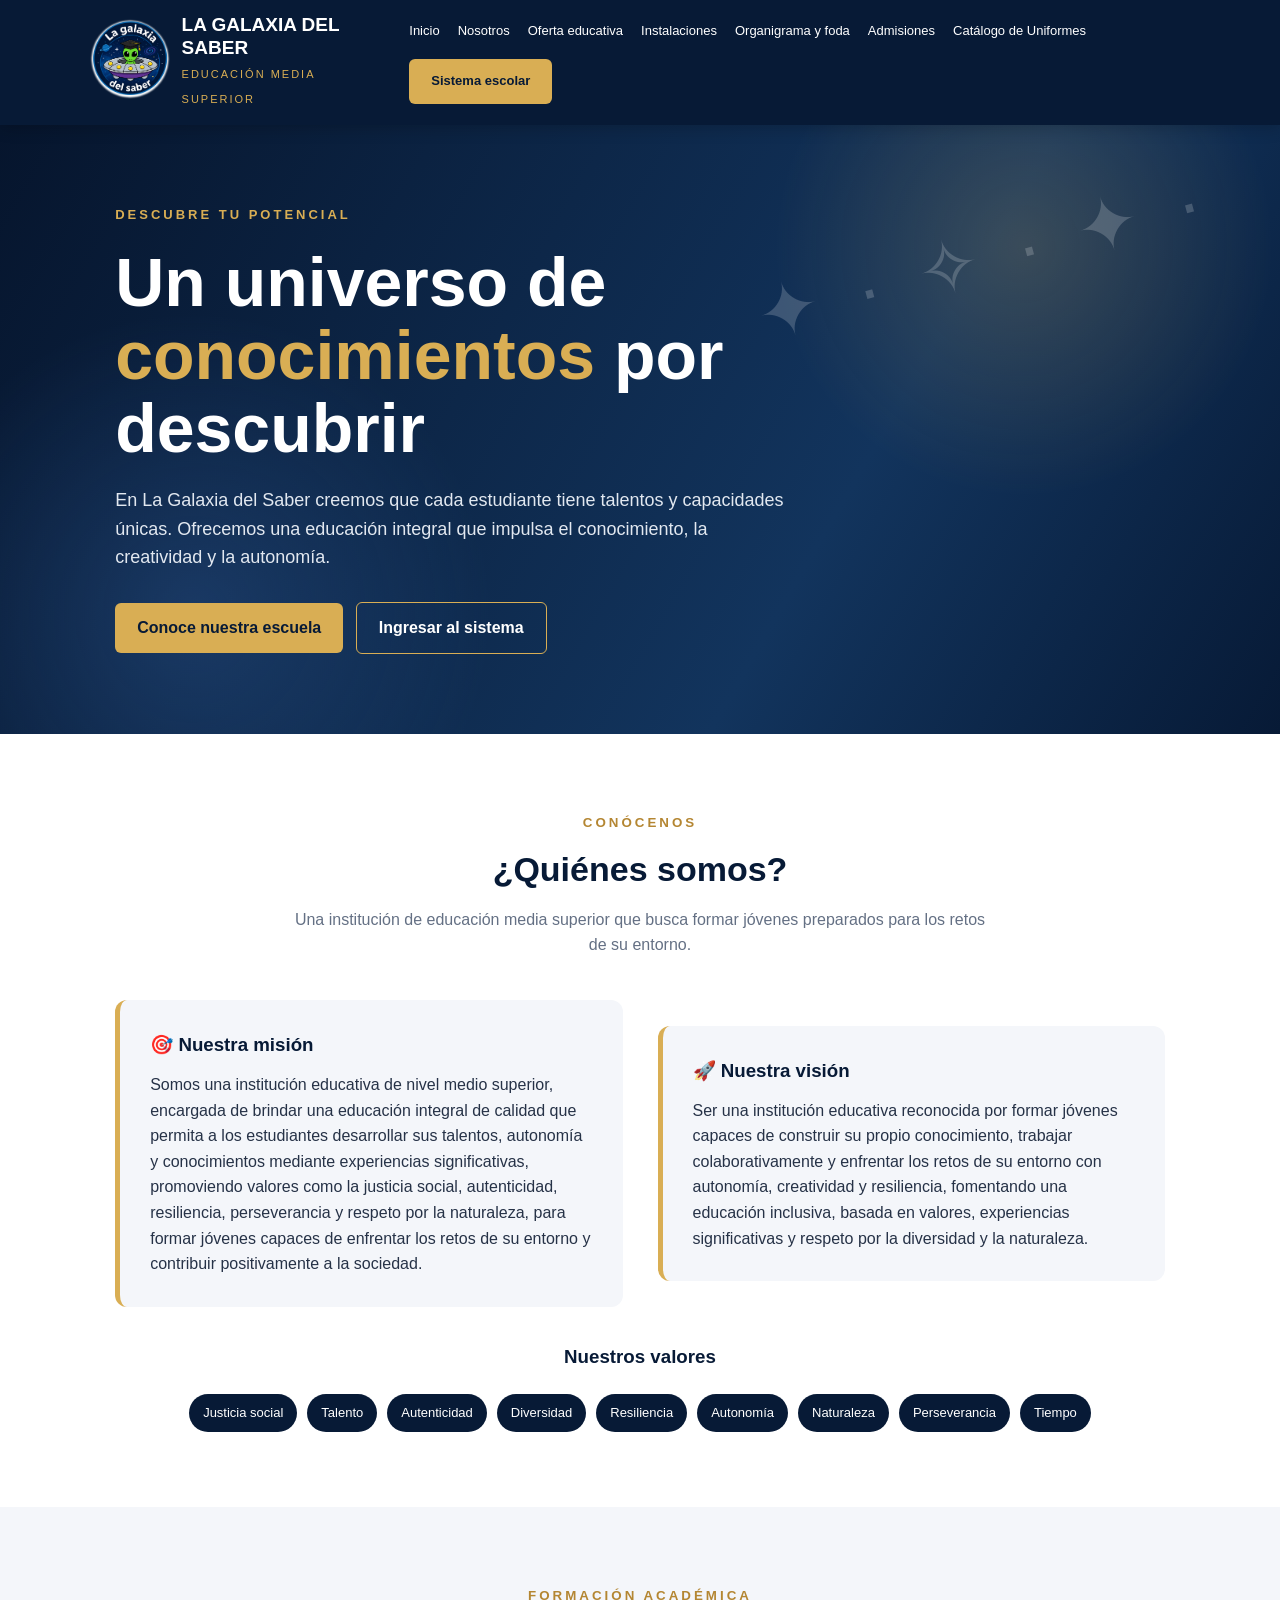
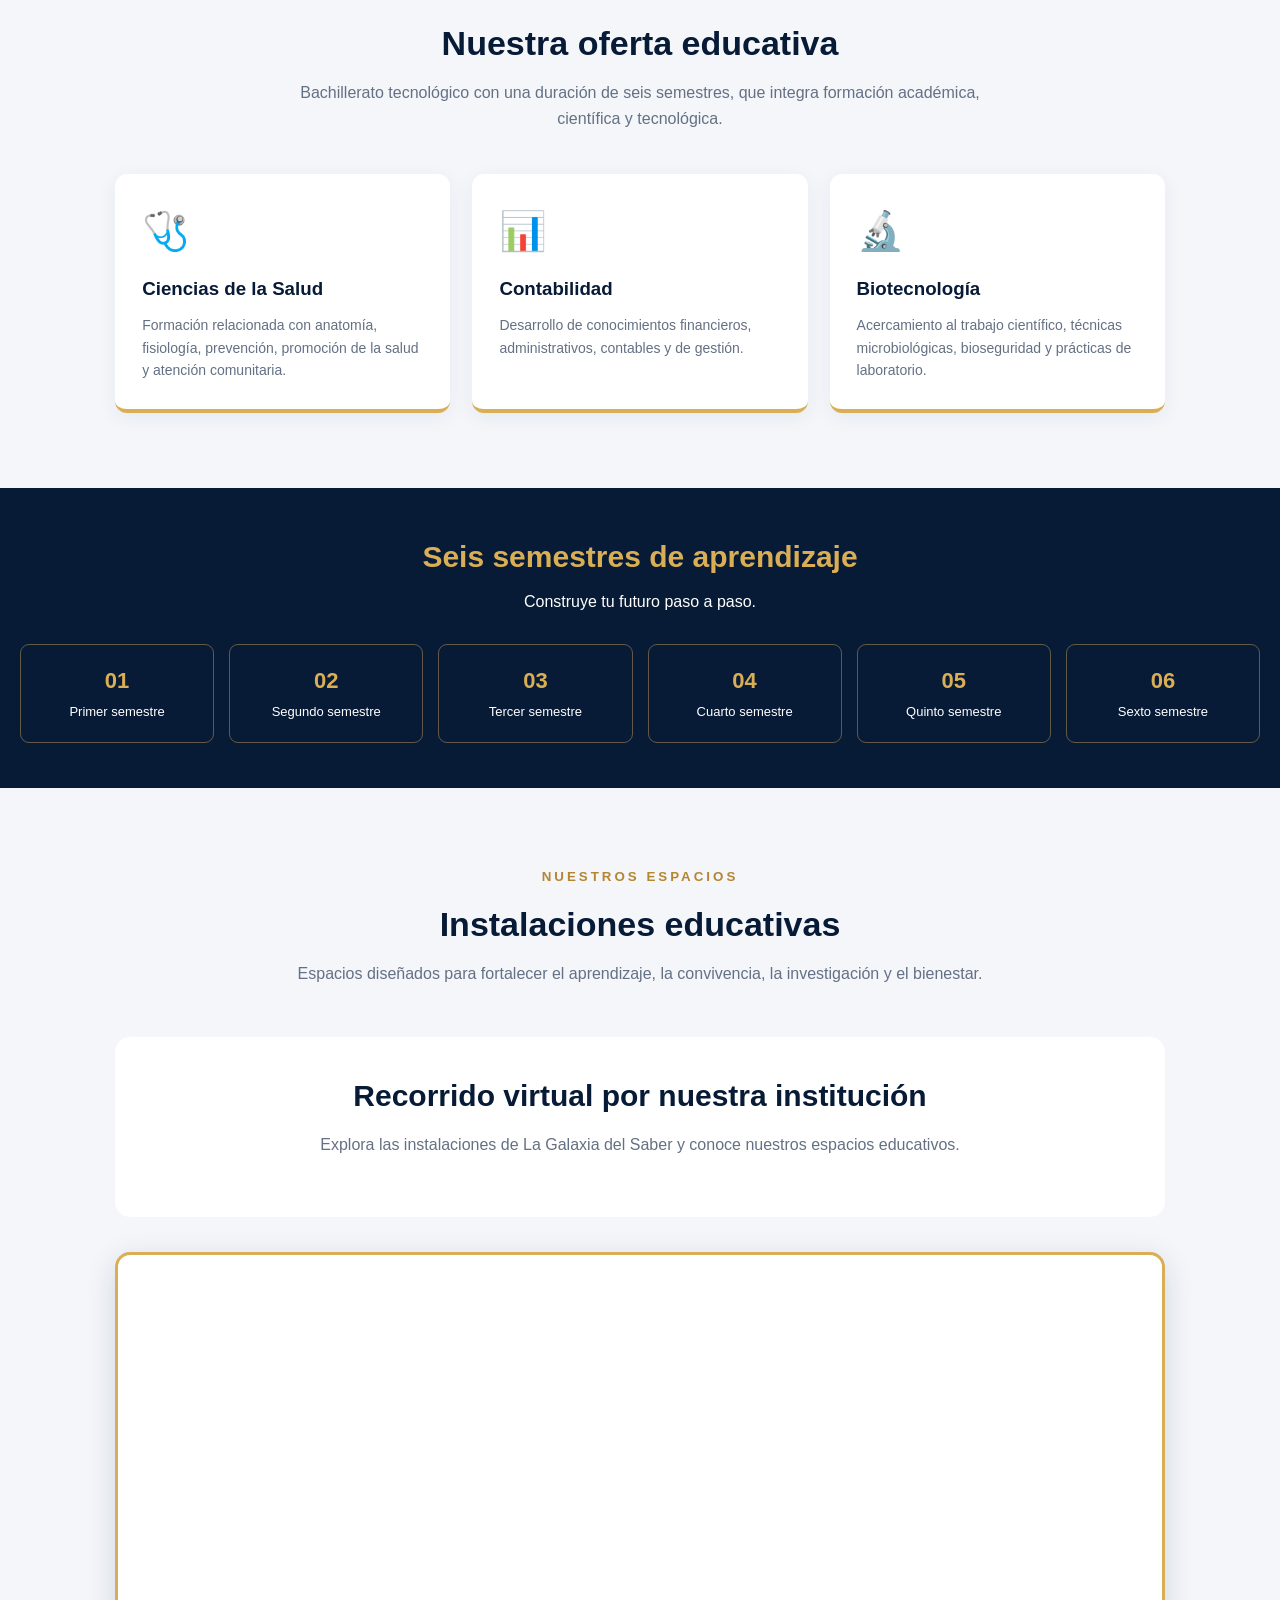
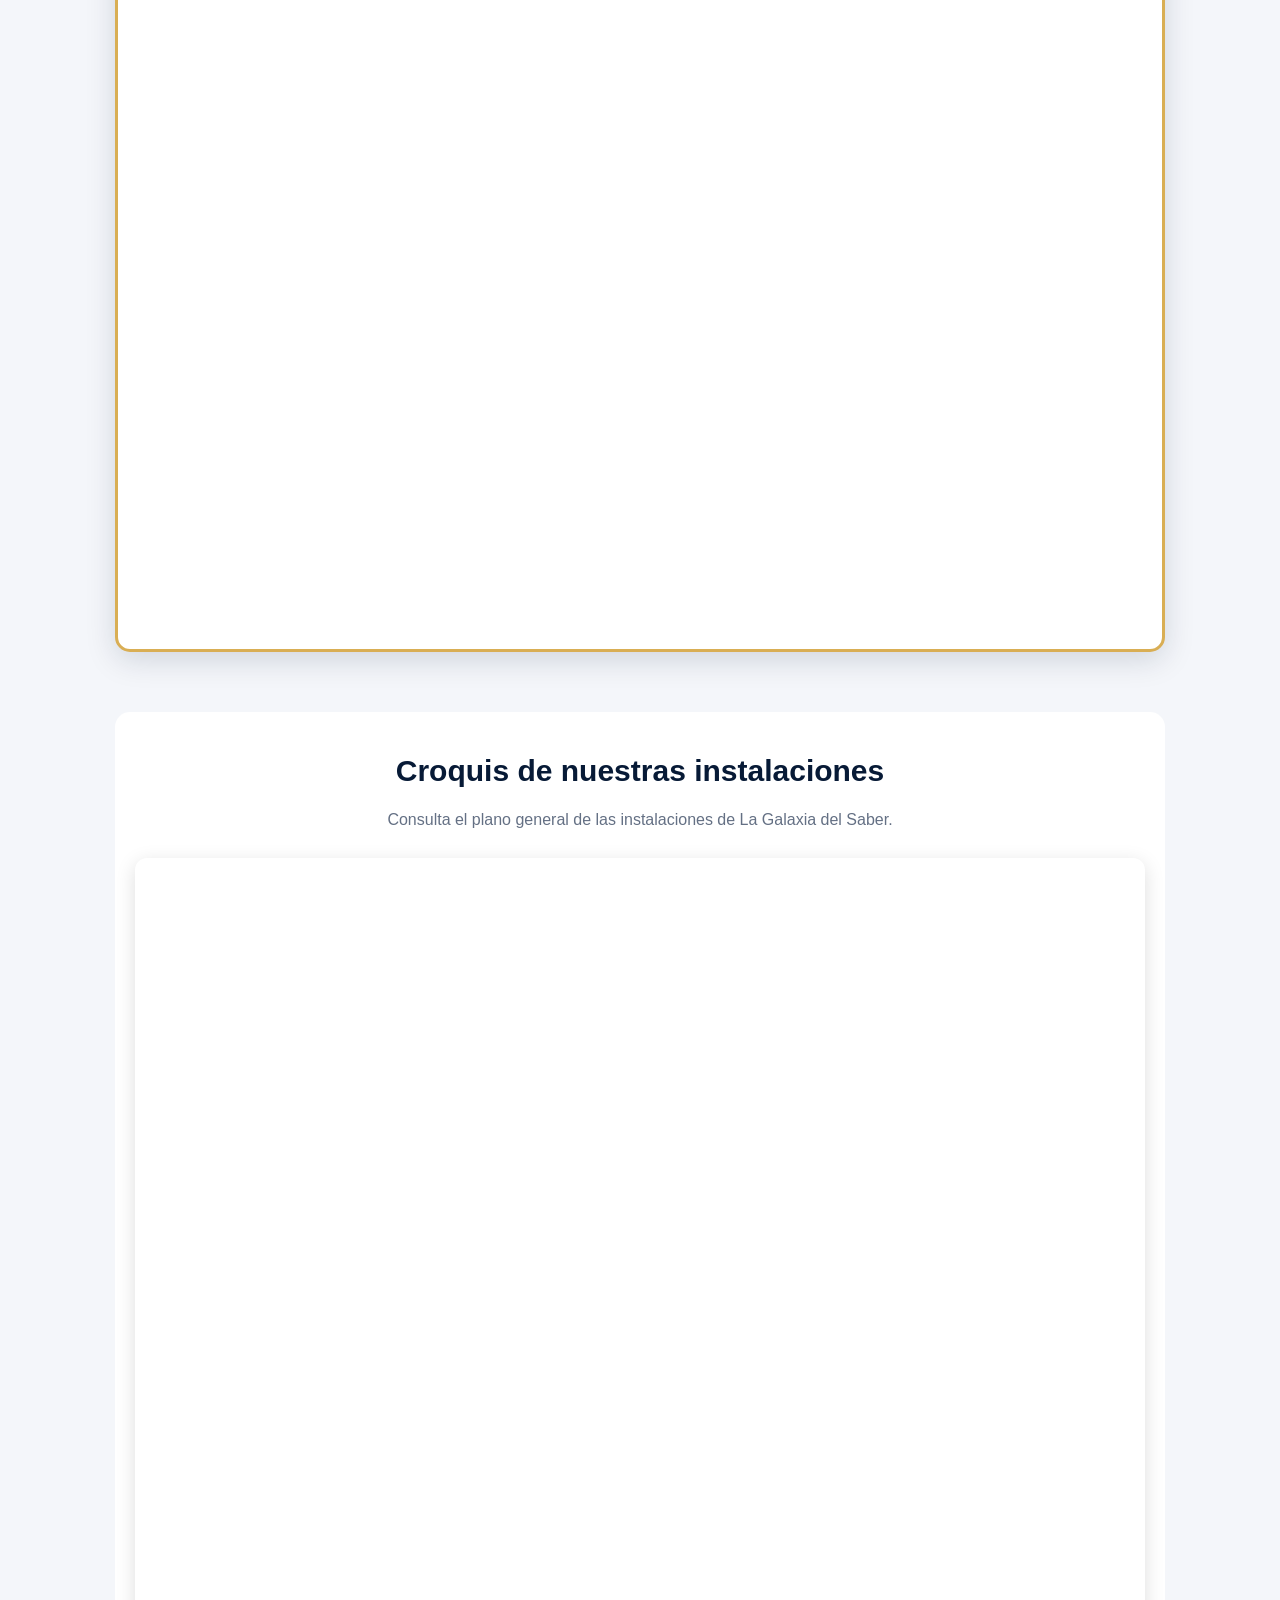
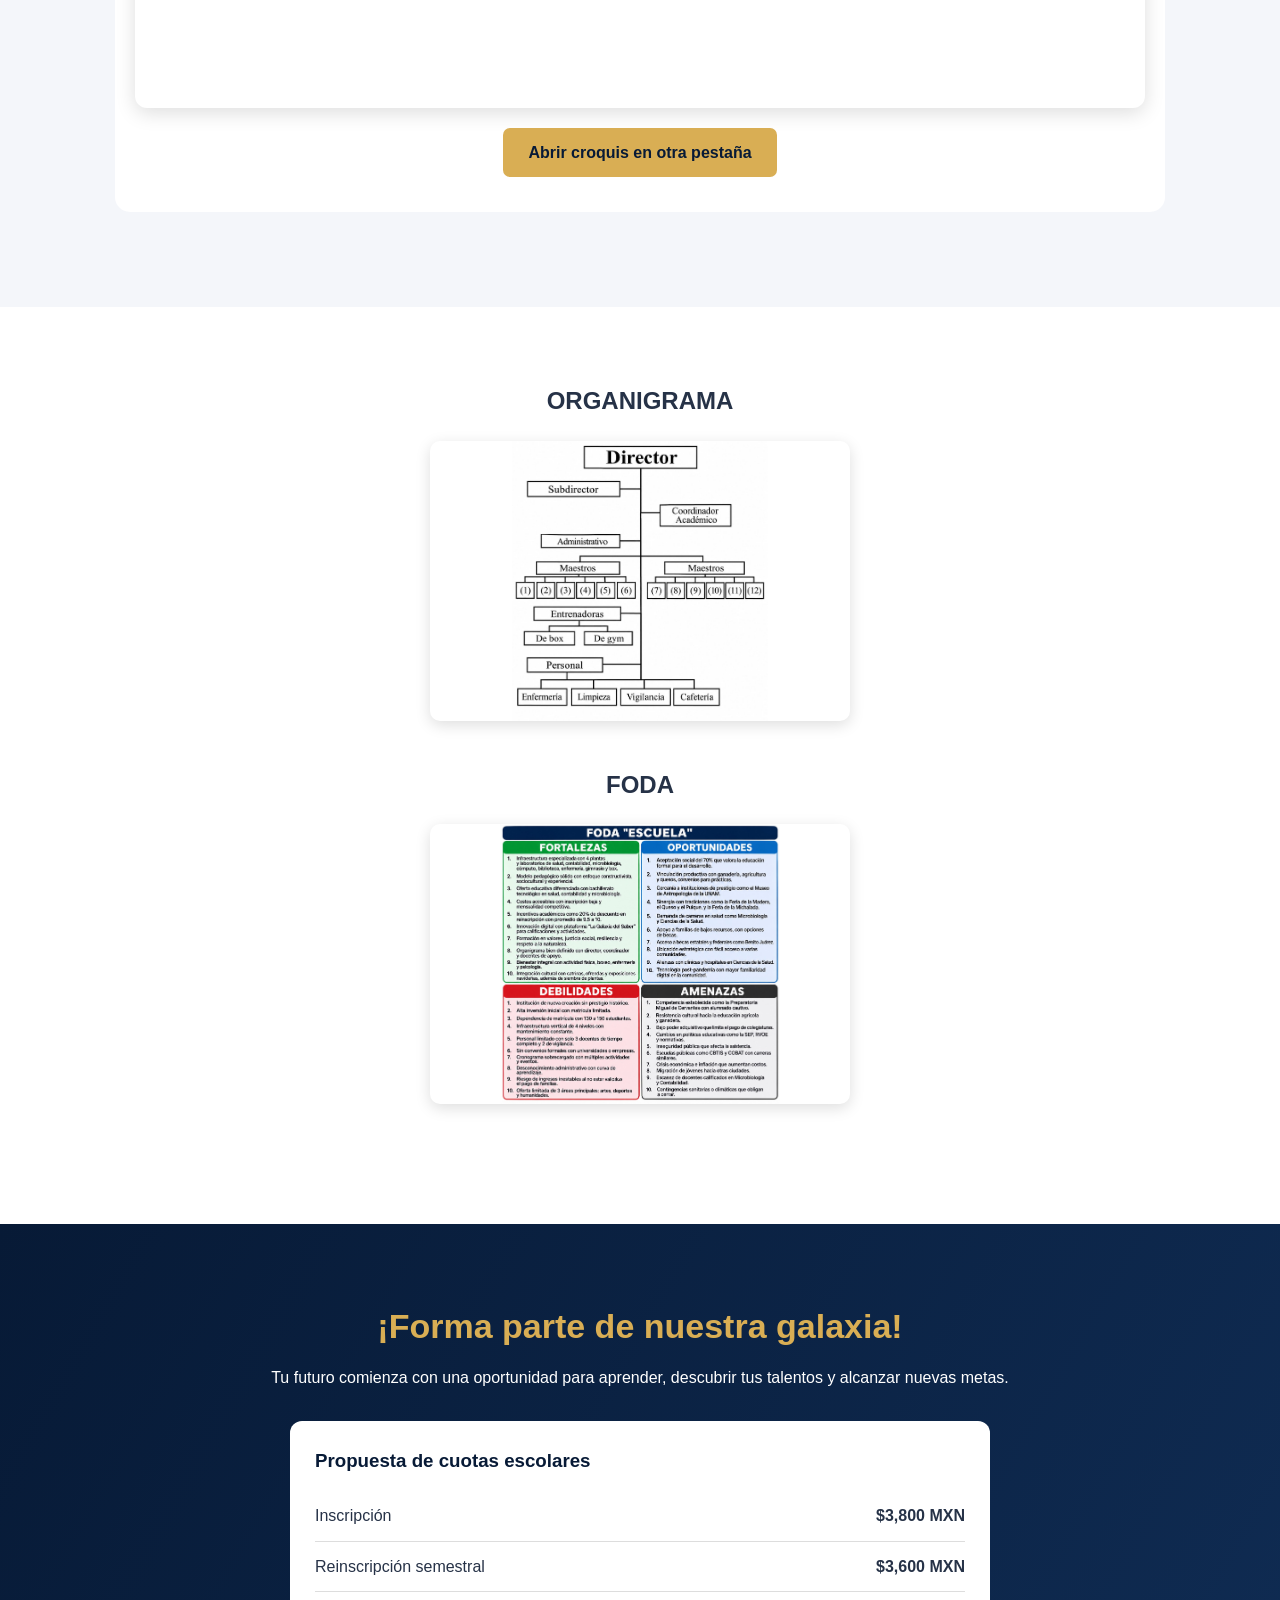
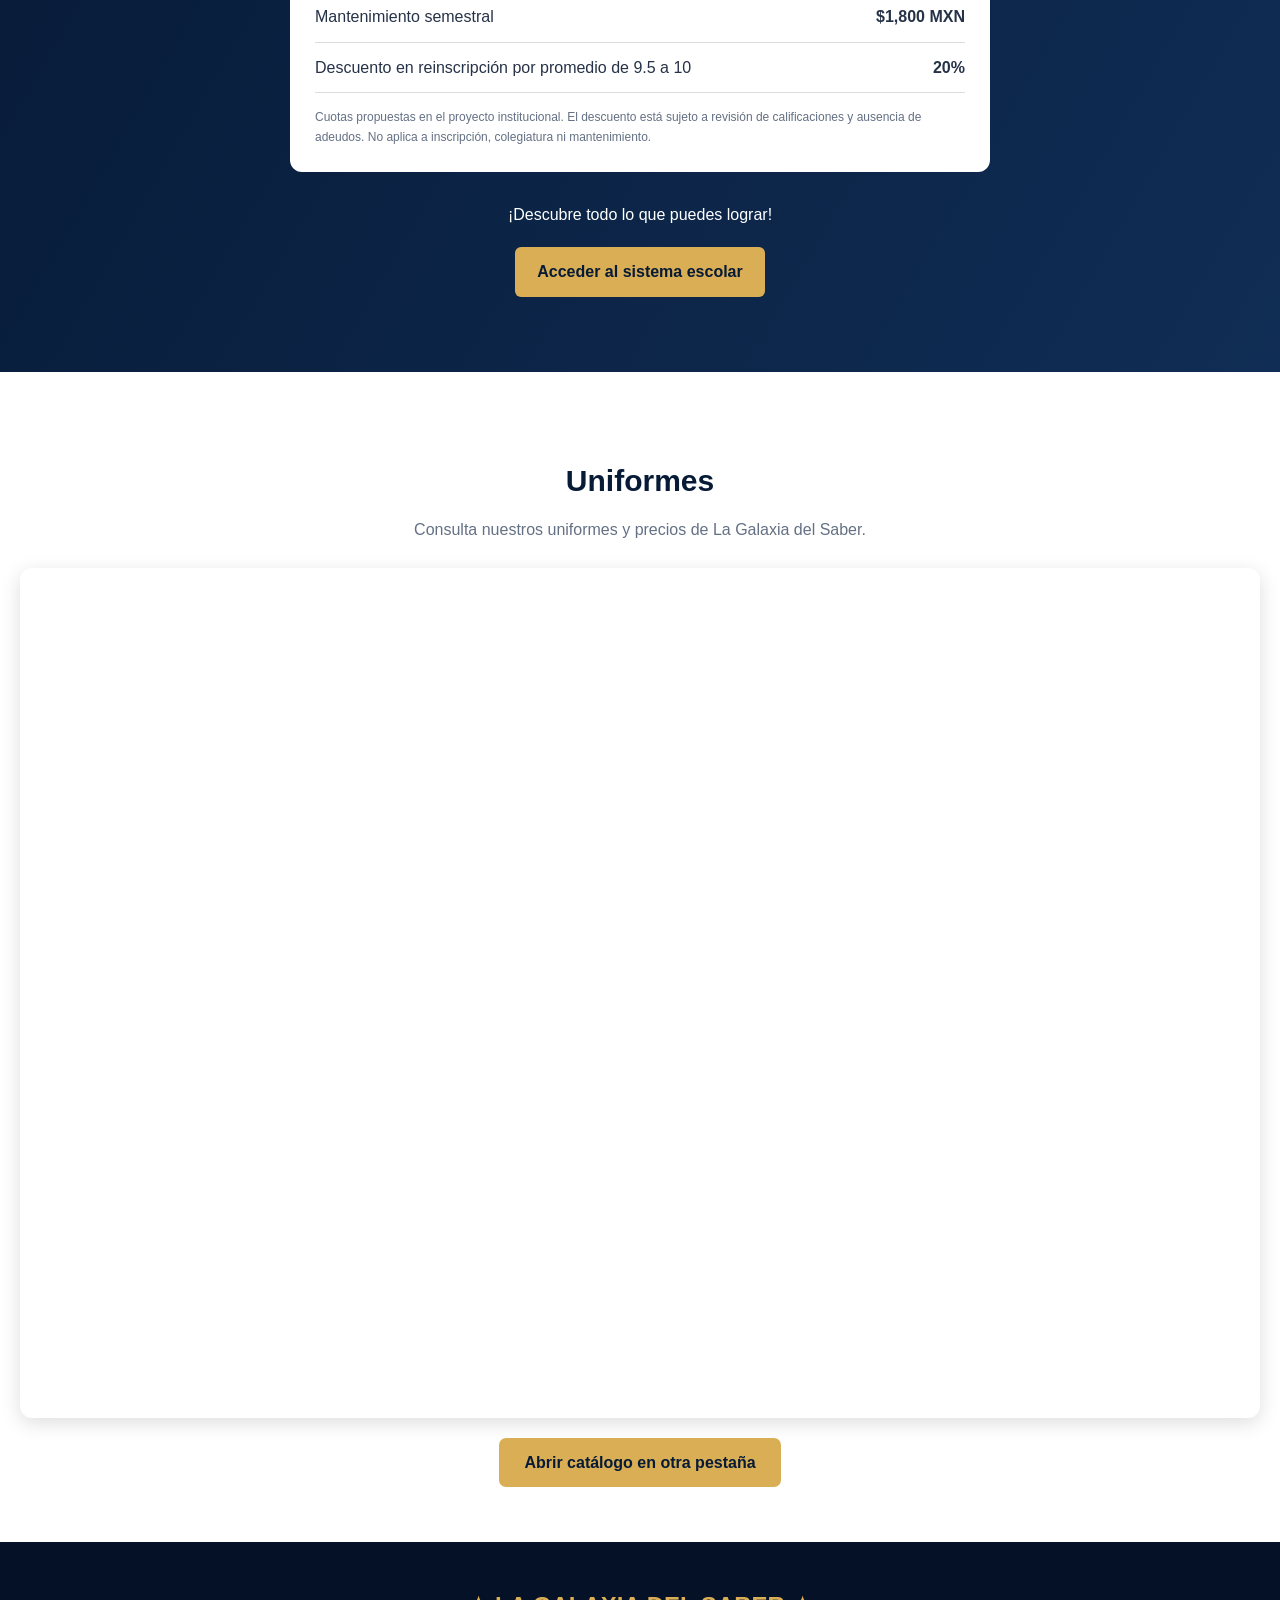
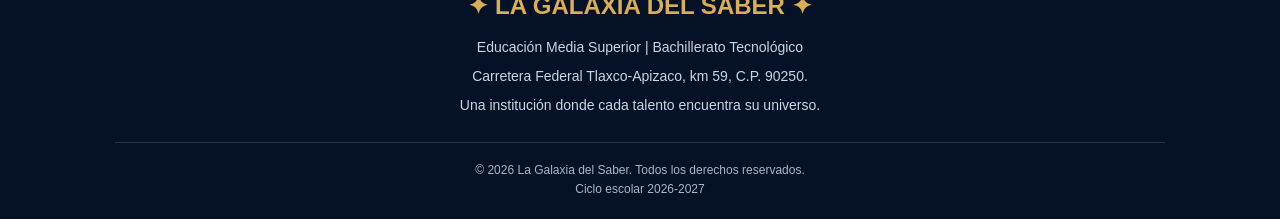
<file: index.html>
<!DOCTYPE html>
<html lang="es">
<head>
<meta charset="UTF-8">
<meta name="viewport" content="width=device-width, initial-scale=1.0">
<title>La Galaxia del Saber | Bachillerato Tecnológico</title>

<style>
:root {
    --azul: #071a36;
    --azul2: #102d55;
    --dorado: #d9ae54;
    --blanco: #ffffff;
    --gris: #f4f6fa;
    --texto: #263247;
}

* {
    margin: 0;
    padding: 0;
    box-sizing: border-box;
    scroll-behavior: smooth;
}

body {
    font-family: Arial, sans-serif;
    color: var(--texto);
    line-height: 1.6;
}

/* ENCABEZADO */
header {
    background: var(--azul);
    color: white;
    padding: 14px 7%;
    display: flex;
    align-items: center;
    justify-content: space-between;
    gap: 20px;
    position: sticky;
    top: 0;
    z-index: 100;
    box-shadow: 0 3px 15px #0003;
}

.logo {
    display: flex;
    align-items: center;
    gap: 12px;
}

.logo-icon img {
    height: 80px;
    width: auto;
    object-fit: contain;
}

.logo h2 {
    font-size: 19px;
    line-height: 1.2;
}

.logo small {
    color: var(--dorado);
    font-size: 11px;
    letter-spacing: 2px;
}

nav {
    display: flex;
    align-items: center;
    gap: 18px;
    flex-wrap: wrap;
}

nav a {
    color: white;
    text-decoration: none;
    font-size: 13px;
    transition: .3s;
}

nav a:hover {
    color: var(--dorado);
}

.btn {
    display: inline-block;
    background: var(--dorado);
    color: var(--azul);
    padding: 12px 22px;
    border-radius: 6px;
    text-decoration: none;
    font-weight: bold;
    transition: .3s;
}

.btn:hover {
    background: white;
    transform: translateY(-3px);
}

/* PORTADA */
.hero {
    min-height: 590px;
    display: flex;
    align-items: center;
    padding: 80px 9%;
    color: white;
    background:
        radial-gradient(circle at 80% 20%, #d9ae5433, transparent 22%),
        radial-gradient(circle at 15% 80%, #3566a855, transparent 25%),
        linear-gradient(120deg, #06152d, #12345d 65%, #071a36);
    position: relative;
    overflow: hidden;
}

.hero::after {
    content: "✦     ·       ✧       ·      ✦       ·";
    position: absolute;
    top: 12%;
    right: 5%;
    font-size: 75px;
    color: #ffffff30;
    letter-spacing: 10px;
    transform: rotate(-15deg);
}

.hero-content {
    max-width: 680px;
    position: relative;
    z-index: 2;
}

.hero .tag {
    color: var(--dorado);
    letter-spacing: 3px;
    font-weight: bold;
    font-size: 13px;
}

.hero h1 {
    font-size: clamp(38px, 6vw, 68px);
    line-height: 1.08;
    margin: 20px 0;
}

.hero h1 span {
    color: var(--dorado);
}

.hero p {
    font-size: 18px;
    color: #e2e8f0;
    margin-bottom: 30px;
}

/* SECCIONES GENERALES */
.section {
    padding: 75px 9%;
}

.section-title {
    text-align: center;
    margin-bottom: 42px;
}

.section-title small {
    color: #b48632;
    font-weight: bold;
    letter-spacing: 3px;
}

.section-title h2 {
    color: var(--azul);
    font-size: 34px;
    margin-top: 8px;
}

.section-title p {
    max-width: 700px;
    margin: 10px auto;
    color: #647084;
}

/* NOSOTROS */
.about {
    display: grid;
    grid-template-columns: 1fr 1fr;
    gap: 35px;
    align-items: center;
}

.about-box {
    padding: 30px;
    background: var(--gris);
    border-radius: 12px;
    border-left: 5px solid var(--dorado);
}

.about-box h3 {
    color: var(--azul);
    margin-bottom: 12px;
}

.values {
    display: flex;
    flex-wrap: wrap;
    gap: 10px;
    margin-top: 22px;
}

.value {
    background: var(--azul);
    color: white;
    padding: 9px 14px;
    border-radius: 25px;
    font-size: 13px;
}

/* OFERTA EDUCATIVA */
.careers {
    background: var(--gris);
}

.grid {
    display: grid;
    grid-template-columns: repeat(auto-fit, minmax(220px, 1fr));
    gap: 22px;
}

.card {
    background: white;
    border-radius: 12px;
    padding: 27px;
    box-shadow: 0 5px 20px #102d5510;
    transition: .3s;
    border-bottom: 4px solid var(--dorado);
}

.card:hover {
    transform: translateY(-6px);
    box-shadow: 0 12px 25px #102d5520;
}

.card .icon {
    font-size: 38px;
    margin-bottom: 13px;
}

.card h3 {
    color: var(--azul);
    margin-bottom: 10px;
}

.card p {
    color: #647084;
    font-size: 14px;
}

/* SEMESTRES */
.cycle {
    background: var(--azul);
    color: white;
    text-align: center;
    padding: 45px 20px;
}

.cycle h2 {
    font-size: 30px;
    color: var(--dorado);
}

.cycle p {
    margin-top: 8px;
}

.semesters {
    display: grid;
    grid-template-columns: repeat(auto-fit, minmax(130px, 1fr));
    gap: 15px;
    margin-top: 30px;
}

.semester {
    border: 1px solid #d9ae5470;
    border-radius: 9px;
    padding: 18px 10px;
}

.semester strong {
    color: var(--dorado);
    font-size: 22px;
    display: block;
}

.semester span {
    font-size: 13px;
}

/* INSTALACIONES */
.facilities {
    background: var(--gris);
}

.facility {
    padding: 22px;
    background: white;
    border-radius: 10px;
    text-align: center;
}

.facility span {
    font-size: 34px;
}

.facility h3 {
    color: var(--azul);
    margin-top: 8px;
    font-size: 17px;
}

/* RECORRIDO VIRTUAL */
.visor-pagina {
    width: 100%;
    max-width: 1800px;
    height: 1000px;
    margin: 35px auto 60px;
    overflow: hidden;
    background: white;
    border: 3px solid var(--dorado);
    border-radius: 15px;
    box-shadow: 0 8px 30px #071a3625;
}

.visor-pagina iframe {
    display: block;
    width: 100%;
    height: 100%;
    border: none;
}

/* CROQUIS PDF */
.documentos {
    width: 100%;
    max-width: 1400px;
    margin: 50px auto 20px;
    padding: 35px 20px;
    text-align: center;
    background: white;
    border-radius: 15px;
}

.documentos h2 {
    color: var(--azul);
    font-size: 30px;
    margin-bottom: 12px;
}

.documentos p {
    color: #647084;
    margin-bottom: 25px;
}

.visor-pdf {
    width: 100%;
    height: 850px;
    overflow: hidden;
    border-radius: 12px;
    box-shadow: 0 5px 20px #0002;
}

.visor-pdf iframe {
    width: 100%;
    height: 100%;
    border: none;
}

.btn-pdf {
    display: inline-block;
    margin-top: 20px;
    padding: 12px 25px;
    background: var(--dorado);
    color: var(--azul);
    text-decoration: none;
    font-weight: bold;
    border-radius: 7px;
}

/* ACTIVIDADES */
.events {
    display: grid;
    grid-template-columns: repeat(auto-fit, minmax(220px, 1fr));
    gap: 18px;
}

.event {
    padding: 20px;
    border-left: 4px solid var(--dorado);
    background: var(--gris);
    border-radius: 8px;
}

.event strong {
    color: #a47725;
    font-size: 13px;
}

.event h3 {
    color: var(--azul);
    margin: 7px 0;
    font-size: 17px;
}

/* ADMISIONES */
.admissions {
    background: linear-gradient(120deg, var(--azul), var(--azul2));
    color: white;
    text-align: center;
}

.admissions h2 {
    color: var(--dorado);
    font-size: 34px;
    margin-bottom: 12px;
}

.fees {
    max-width: 700px;
    margin: 30px auto;
    background: white;
    color: var(--texto);
    border-radius: 12px;
    padding: 25px;
    text-align: left;
}

.fee-row {
    display: flex;
    justify-content: space-between;
    gap: 15px;
    padding: 12px 0;
    border-bottom: 1px solid #ddd;
}

.fee-row:last-child {
    border-bottom: none;
}

/* PIE DE PÁGINA */
footer {
    background: #041126;
    color: white;
    padding: 45px 9% 20px;
    text-align: center;
}

footer h2 {
    color: var(--dorado);
    margin-bottom: 10px;
}

footer p {
    color: #cbd5e1;
    font-size: 14px;
    margin: 7px;
}

.footer-bottom {
    border-top: 1px solid #ffffff25;
    margin-top: 25px;
    padding-top: 18px;
    font-size: 12px;
    color: #aab5c5;
}

/* IMÁGENES DE ORGANIGRAMA Y FODA */
#actividades .imagen-documento {
    width: 100%;
    display: flex;
    justify-content: center;
    align-items: center;
    margin: 20px auto 45px;
}

#actividades .imagen-documento img {
    display: block;
    width: 420px;
    max-width: 90%;
    height: auto;
    max-height: 280px;
    object-fit: contain;
    border-radius: 10px;
    box-shadow: 0 4px 15px #0002;
}

/* TABLETAS */
@media(max-width: 850px) {
    header {
        flex-direction: column;
    }

    nav {
        justify-content: center;
    }

    .about {
        grid-template-columns: 1fr;
    }

    .hero {
        padding: 70px 7%;
    }
}

/* CELULARES */
@media(max-width: 768px) {
    .visor-pagina {
        height: 750px;
        border-radius: 8px;
    }

    .visor-pdf {
        height: 600px;
    }

    .documentos h2 {
        font-size: 23px;
    }
}

@media(max-width: 520px) {
    nav {
        gap: 12px;
    }

    nav a {
        font-size: 12px;
    }

    .section {
        padding: 55px 6%;
    }

    .fee-row {
        font-size: 13px;
    }

    .logo-icon img {
        height: 60px;
    }

    .hero h1 {
        font-size: 40px;
    }

    .visor-pagina {
        height: 650px;
    }

    .visor-pdf {
        height: 450px;
    }

}
</style>
</head>

<body>

<!-- ENCABEZADO -->
<header>
    <div class="logo">
        <div class="logo-icon">
            <img src="logo.png" alt="Logo de La Galaxia del Saber">
        </div>
        <div>
            <h2>LA GALAXIA DEL SABER</h2>
            <small>EDUCACIÓN MEDIA SUPERIOR</small>
        </div>
    </div>

    <nav>
        <a href="#inicio">Inicio</a>
        <a href="#nosotros">Nosotros</a>
        <a href="#oferta">Oferta educativa</a>
        <a href="#instalaciones">Instalaciones</a>
        <a href="#actividades">Organigrama y foda</a>
        <a href="#admisiones">Admisiones</a>
        <a href="#uniformes">Catálogo de Uniformes</a>
        <a class="btn" href="SISTEMA.html">Sistema escolar</a>
    </nav>
</header>

<!-- INICIO -->
<section class="hero" id="inicio">
    <div class="hero-content">
        <div class="tag">DESCUBRE TU POTENCIAL</div>

        <h1>
            Un universo de
            <span>conocimientos</span>
            por descubrir
        </h1>

        <p>
            En La Galaxia del Saber creemos que cada estudiante
            tiene talentos y capacidades únicas. Ofrecemos una
            educación integral que impulsa el conocimiento,
            la creatividad y la autonomía.
        </p>

        <a href="#oferta" class="btn">Conoce nuestra escuela</a>

        <a href="SISTEMA.html" class="btn"
           style="background:transparent;color:white;border:1px solid #d9ae54;margin-left:8px">
           Ingresar al sistema
        </a>
    </div>
</section>

<!-- NOSOTROS -->
<section class="section" id="nosotros">
    <div class="section-title">
        <small>CONÓCENOS</small>
        <h2>¿Quiénes somos?</h2>
        <p>
            Una institución de educación media superior que busca
            formar jóvenes preparados para los retos de su entorno.
        </p>
    </div>

    <div class="about">
        <div class="about-box">
            <h3>🎯 Nuestra misión</h3>
            <p>
                Somos una institución educativa de nivel medio superior,
                encargada de brindar una educación integral de calidad
                que permita a los estudiantes desarrollar sus talentos,
                autonomía y conocimientos mediante experiencias
                significativas, promoviendo valores como la justicia
                social, autenticidad, resiliencia, perseverancia y
                respeto por la naturaleza, para formar jóvenes capaces
                de enfrentar los retos de su entorno y contribuir
                positivamente a la sociedad.
            </p>
        </div>

        <div class="about-box">
            <h3>🚀 Nuestra visión</h3>
            <p>
                Ser una institución educativa reconocida por formar
                jóvenes capaces de construir su propio conocimiento,
                trabajar colaborativamente y enfrentar los retos de
                su entorno con autonomía, creatividad y resiliencia,
                fomentando una educación inclusiva, basada en valores,
                experiencias significativas y respeto por la diversidad
                y la naturaleza.
            </p>
        </div>
    </div>

    <div style="text-align:center;margin-top:35px">
        <h3 style="color:#071a36">Nuestros valores</h3>

        <div class="values" style="justify-content:center">
            <span class="value">Justicia social</span>
            <span class="value">Talento</span>
            <span class="value">Autenticidad</span>
            <span class="value">Diversidad</span>
            <span class="value">Resiliencia</span>
            <span class="value">Autonomía</span>
            <span class="value">Naturaleza</span>
            <span class="value">Perseverancia</span>
            <span class="value">Tiempo</span>
        </div>
    </div>
</section>

<!-- OFERTA EDUCATIVA -->
<section class="section careers" id="oferta">
    <div class="section-title">
        <small>FORMACIÓN ACADÉMICA</small>
        <h2>Nuestra oferta educativa</h2>
        <p>
            Bachillerato tecnológico con una duración de seis semestres,
            que integra formación académica, científica y tecnológica.
        </p>
    </div>

    <div class="grid">
        <div class="card">
            <div class="icon">🩺</div>
            <h3>Ciencias de la Salud</h3>
            <p>
                Formación relacionada con anatomía, fisiología,
                prevención, promoción de la salud y atención comunitaria.
            </p>
        </div>

        <div class="card">
            <div class="icon">📊</div>
            <h3>Contabilidad</h3>
            <p>
                Desarrollo de conocimientos financieros,
                administrativos, contables y de gestión.
            </p>
        </div>

        <div class="card">
            <div class="icon">🔬</div>
            <h3>Biotecnología</h3>
            <p>
                Acercamiento al trabajo científico, técnicas
                microbiológicas, bioseguridad y prácticas de laboratorio.
            </p>
        </div>
    </div>
</section>

<!-- SEMESTRES -->
<section class="cycle">
    <h2>Seis semestres de aprendizaje</h2>
    <p>Construye tu futuro paso a paso.</p>

    <div class="semesters">
        <div class="semester"><strong>01</strong><span>Primer semestre</span></div>
        <div class="semester"><strong>02</strong><span>Segundo semestre</span></div>
        <div class="semester"><strong>03</strong><span>Tercer semestre</span></div>
        <div class="semester"><strong>04</strong><span>Cuarto semestre</span></div>
        <div class="semester"><strong>05</strong><span>Quinto semestre</span></div>
        <div class="semester"><strong>06</strong><span>Sexto semestre</span></div>
    </div>
</section>

<!-- INSTALACIONES -->
<section class="section facilities" id="instalaciones">

    <div class="section-title">
        <small>NUESTROS ESPACIOS</small>
        <h2>Instalaciones educativas</h2>
        <p>
            Espacios diseñados para fortalecer el aprendizaje,
            la convivencia, la investigación y el bienestar.
        </p>
    </div>

    <!-- RECORRIDO VIRTUAL -->
    <div class="documentos">
        <h2>Recorrido virtual por nuestra institución</h2>
        <p>
            Explora las instalaciones de La Galaxia del Saber
            y conoce nuestros espacios educativos.
        </p>
    </div>

    <div class="visor-pagina">
        <iframe
            src="https://juanmunoz203uatx-bit.github.io/La-galaxia-del-saber-plane-arquitect/"
            title="Recorrido virtual de La Galaxia del Saber"
            loading="lazy"
            allowfullscreen>
        </iframe>
    </div>

    <!-- CROQUIS PDF -->
    <div class="documentos" id="documentos">
        <h2>Croquis de nuestras instalaciones</h2>
        <p>
            Consulta el plano general de las instalaciones
            de La Galaxia del Saber.
        </p>

        <div class="visor-pdf">
            <iframe
                src="escuela__la_galaxia_del_saber_ (7).pdf"
                title="Croquis de La Galaxia del Saber">
            </iframe>
        </div>

        <a href="escuela__la_galaxia_del_saber_ (7).pdf" target="_blank" class="btn-pdf">
            Abrir croquis en otra pestaña
        </a>
    </div>

</section>

<!-- VIDA ESTUDIANTIL -->
<section class="section" id="actividades">

    <div class="section-title">

        <h1>ORGANIGRAMA</h1>

        <div class="imagen-documento">
            <img src="OR.jpeg" alt="Organigrama institucional">
        </div>

        <h1>FODA</h1>

        <div class="imagen-documento">
            <img src="FODA.jpeg" alt="Análisis FODA">
        </div>

    </div>

</section>
    

<!-- ADMISIONES -->
<section class="section admissions" id="admisiones">
    <h2>¡Forma parte de nuestra galaxia!</h2>

    <p>
        Tu futuro comienza con una oportunidad para aprender,
        descubrir tus talentos y alcanzar nuevas metas.
    </p>

    <div class="fees">
        <h3 style="color:#071a36;margin-bottom:15px">
            Propuesta de cuotas escolares
        </h3>

        <div class="fee-row">
            <span>Inscripción</span>
            <strong>$3,800 MXN</strong>
        </div>

        <div class="fee-row">
            <span>Reinscripción semestral</span>
            <strong>$3,600 MXN</strong>
        </div>

        <div class="fee-row">
            <span>Mantenimiento semestral</span>
            <strong>$1,800 MXN</strong>
        </div>

        <div class="fee-row">
            <span>Descuento en reinscripción por promedio de 9.5 a 10</span>
            <strong>20%</strong>
        </div>

        <p style="font-size:12px;color:#647084;margin-top:15px">
            Cuotas propuestas en el proyecto institucional.
            El descuento está sujeto a revisión de calificaciones
            y ausencia de adeudos. No aplica a inscripción,
            colegiatura ni mantenimiento.
        </p>
    </div>

    <p>¡Descubre todo lo que puedes lograr!</p>

    <a href="SISTEMA.html" class="btn" style="margin-top:20px">
        Acceder al sistema escolar
    </a>
</section>
    
    <!-- UNIFORMES -->

<div class="documentos" id="uniformes">
        <h2>Uniformes</h2>
        <p>
            Consulta nuestros uniformes y precios de La Galaxia del Saber.
        </p>

        <div class="visor-pdf">
            <iframe
                src="uniformes.pdf"
                title="Croquis de La Galaxia del Saber">
            </iframe>
        </div>

        <a href="uniformes.pdf" target="_blank" class="btn-pdf">
            Abrir catálogo en otra pestaña
        </a>
    </div>

<!-- PIE DE PÁGINA -->
<footer>
    <h2>✦ LA GALAXIA DEL SABER ✦</h2>

    <p>Educación Media Superior | Bachillerato Tecnológico</p>
    <p>Carretera Federal Tlaxco-Apizaco, km 59, C.P. 90250.</p>
    <p>Una institución donde cada talento encuentra su universo.</p>

    <div class="footer-bottom">
        © 2026 La Galaxia del Saber. Todos los derechos reservados.
        <br>
        Ciclo escolar 2026-2027
    </div>
</footer>

</body>
</html>
</file>
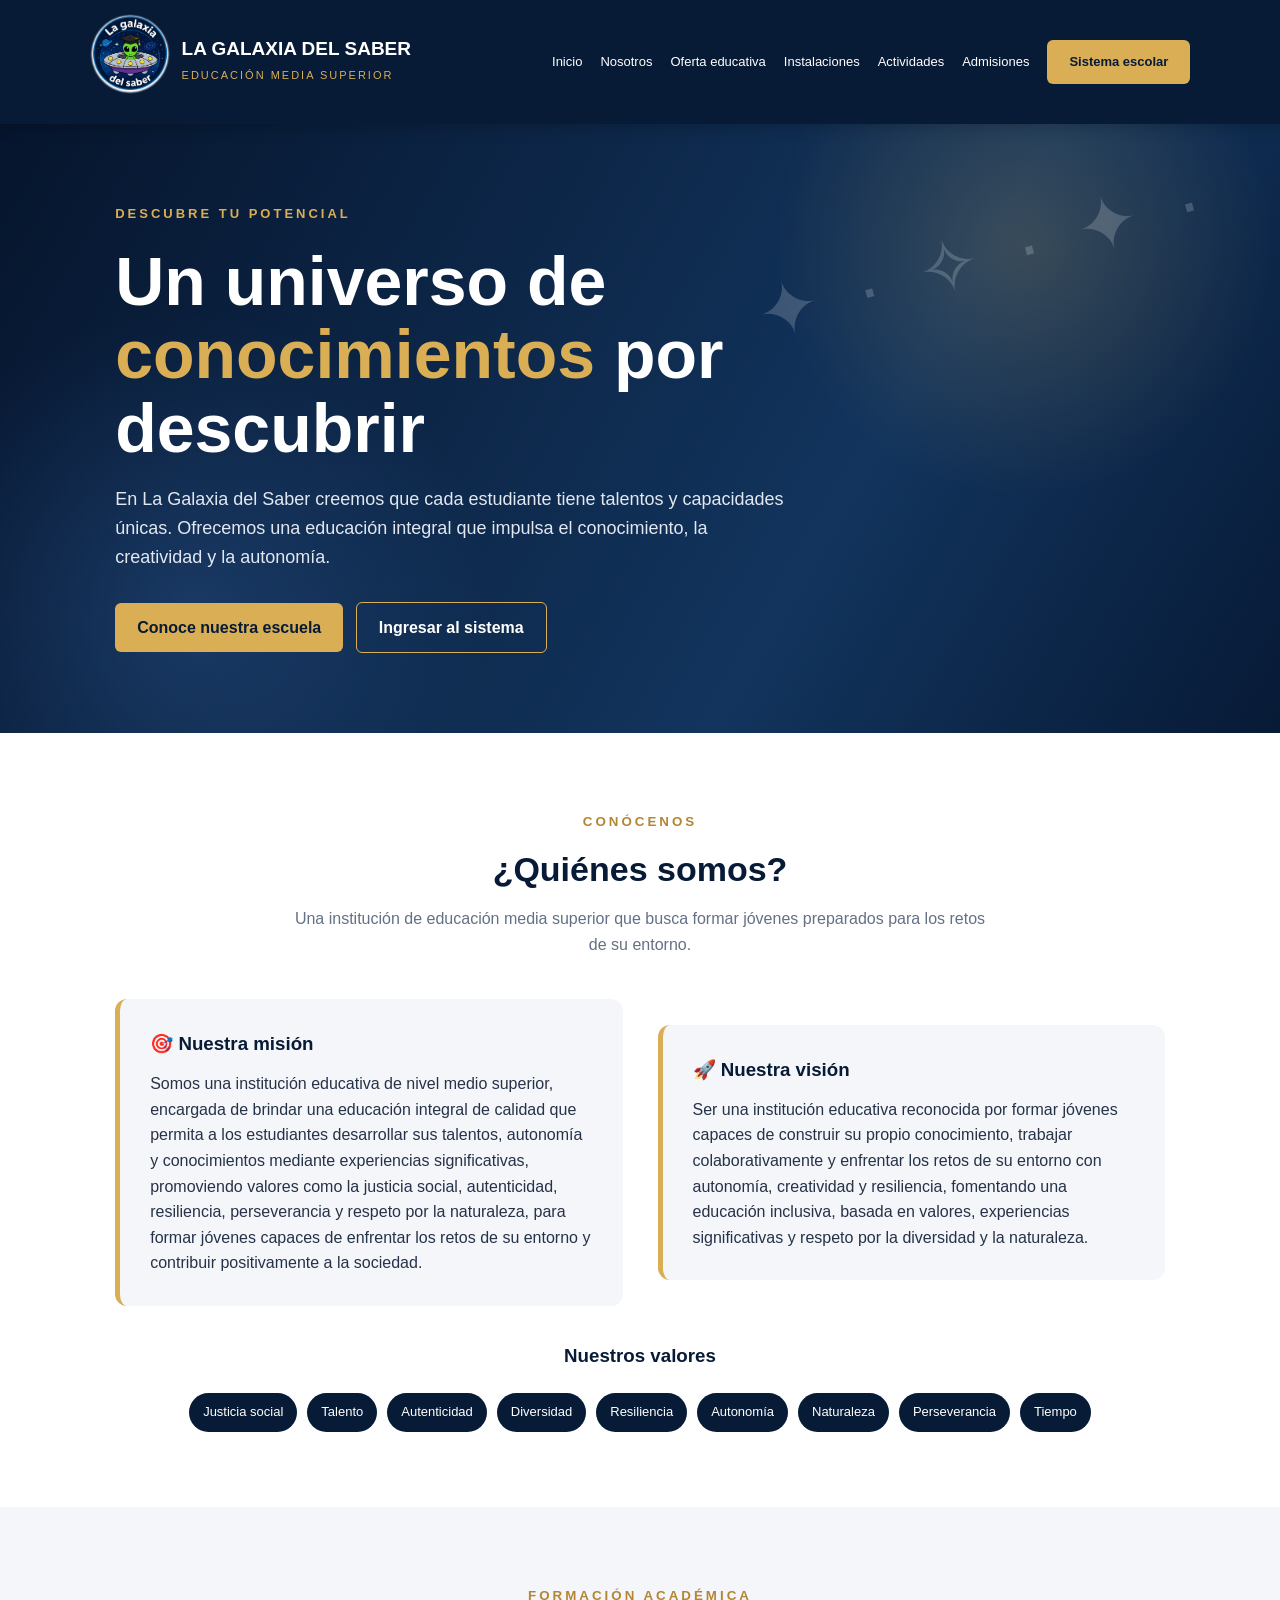
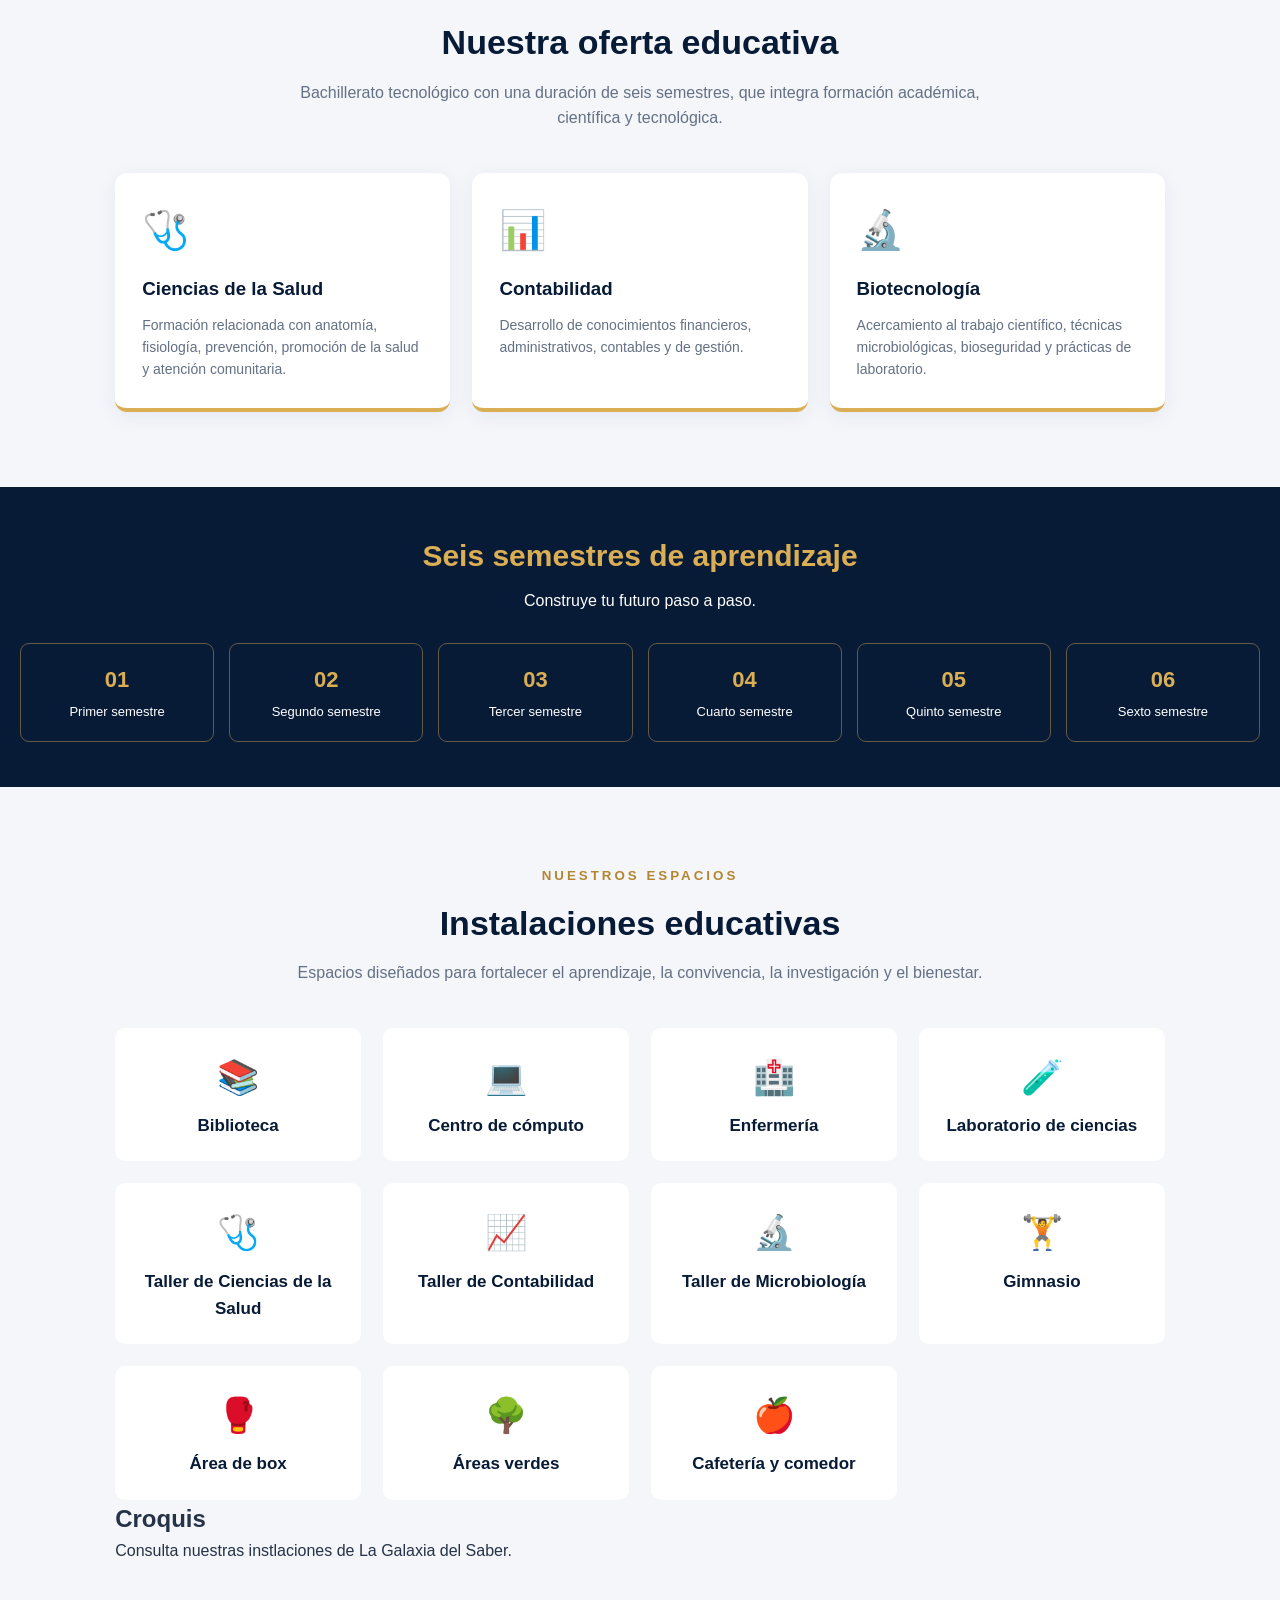
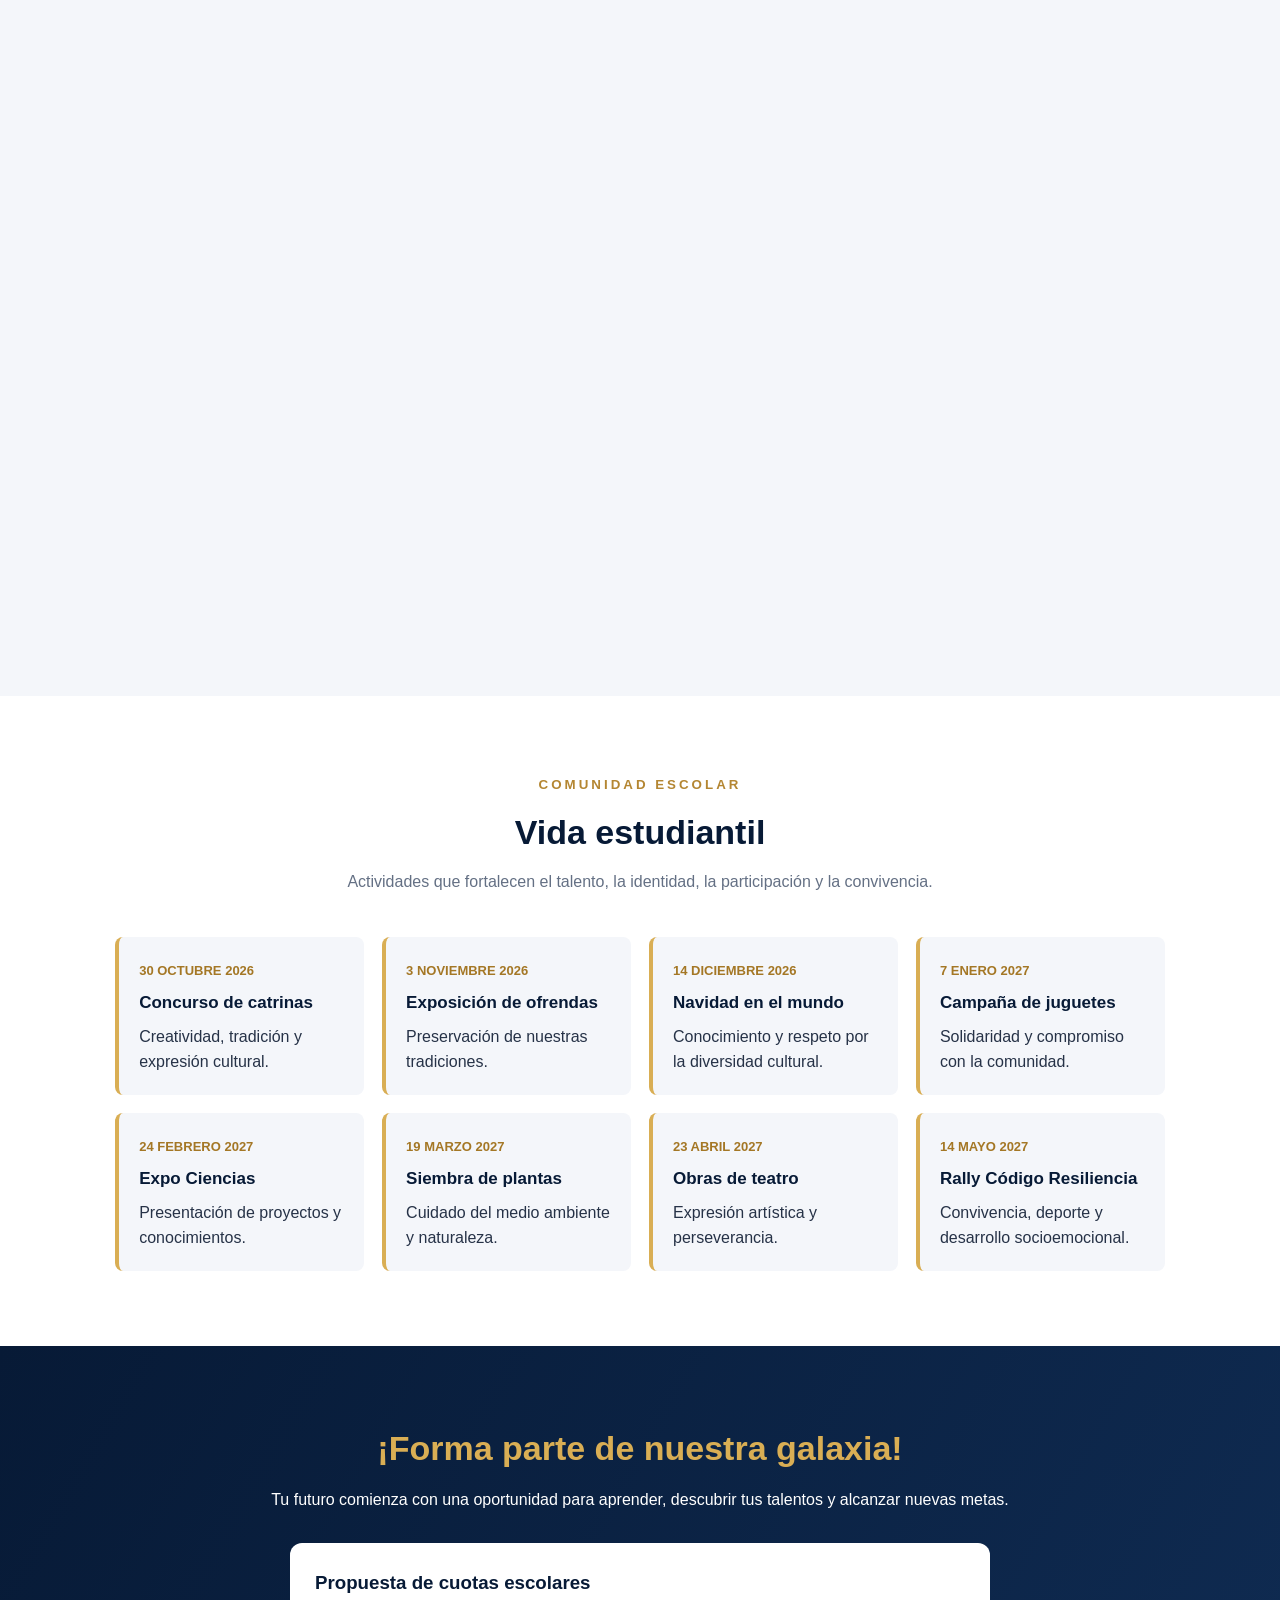
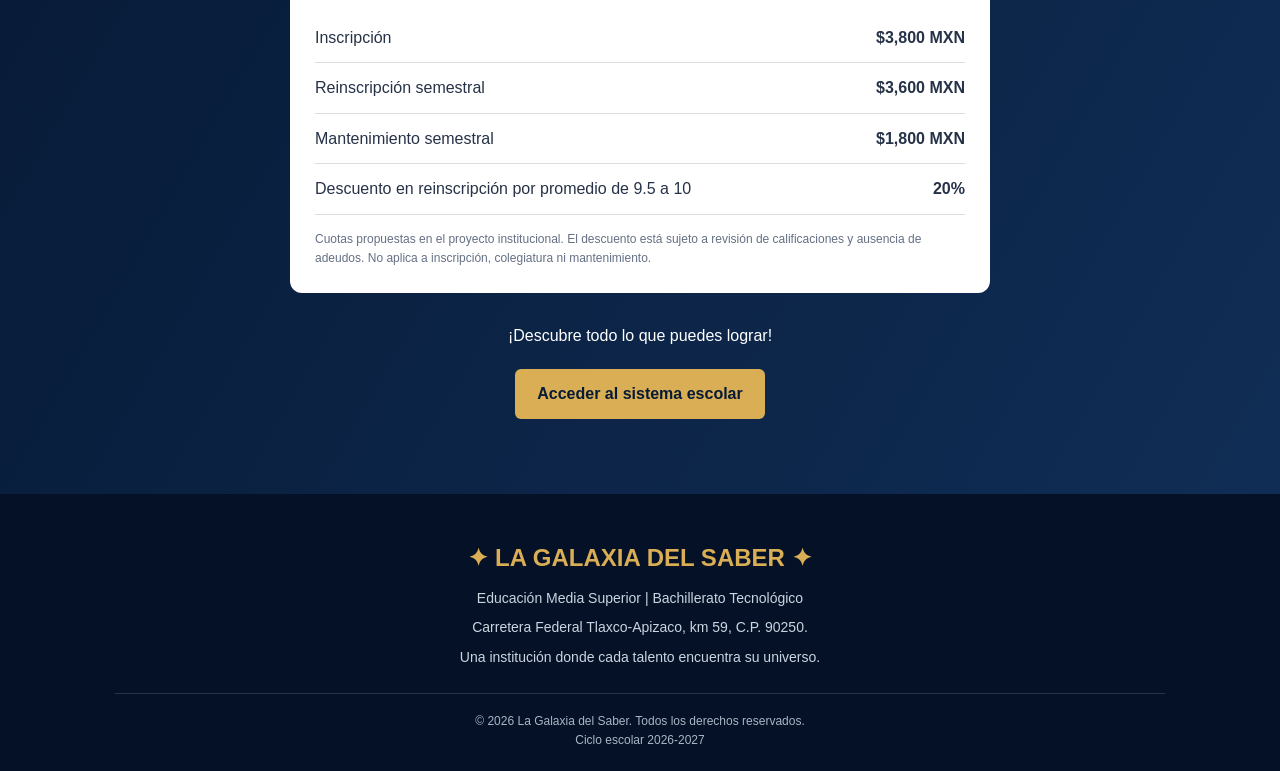
<file: GALAXIA.html>
<!DOCTYPE html>
<html lang="es">
<head>
<meta charset="UTF-8">
<meta name="viewport" content="width=device-width, initial-scale=1.0">
<title>La Galaxia del Saber | Bachillerato Tecnológico</title>

<style>
:root {
    --azul: #071a36;
    --azul2: #102d55;
    --dorado: #d9ae54;
    --blanco: #ffffff;
    --gris: #f4f6fa;
    --texto: #263247;
}

* {
    margin: 0;
    padding: 0;
    box-sizing: border-box;
    scroll-behavior: smooth;
}

body {
    font-family: Arial, sans-serif;
    color: var(--texto);
    line-height: 1.6;
}

header {
    background: var(--azul);
    color: white;
    padding: 14px 7%;
    display: flex;
    align-items: center;
    justify-content: space-between;
    gap: 20px;
    position: sticky;
    top: 0;
    z-index: 100;
    box-shadow: 0 3px 15px #0003;
}

.logo {
    display: flex;
    align-items: center;
    gap: 12px;
}

.logo-icon {
    color: var(--dorado);
    font-size: 35px;
}

.logo h2 {
    font-size: 19px;
    line-height: 1.2;
}

.logo small {
    color: #d9ae54;
    font-size: 11px;
    letter-spacing: 2px;
}

nav {
    display: flex;
    align-items: center;
    gap: 18px;
    flex-wrap: wrap;
}

nav a {
    color: white;
    text-decoration: none;
    font-size: 13px;
    transition: .3s;
}

nav a:hover {
    color: var(--dorado);
}

.btn {
    display: inline-block;
    background: var(--dorado);
    color: var(--azul);
    padding: 12px 22px;
    border-radius: 6px;
    text-decoration: none;
    font-weight: bold;
    transition: .3s;
}

.btn:hover {
    background: white;
    transform: translateY(-3px);
}

.hero {
    min-height: 590px;
    display: flex;
    align-items: center;
    padding: 80px 9%;
    color: white;
    background:
        radial-gradient(circle at 80% 20%, #d9ae5433, transparent 22%),
        radial-gradient(circle at 15% 80%, #3566a855, transparent 25%),
        linear-gradient(120deg, #06152d, #12345d 65%, #071a36);
    position: relative;
    overflow: hidden;
}

.hero::after {
    content: "✦     ·       ✧       ·      ✦       ·";
    position: absolute;
    top: 12%;
    right: 5%;
    font-size: 75px;
    color: #ffffff30;
    letter-spacing: 10px;
    transform: rotate(-15deg);
}

.hero-content {
    max-width: 680px;
    position: relative;
    z-index: 2;
}

.hero .tag {
    color: var(--dorado);
    letter-spacing: 3px;
    font-weight: bold;
    font-size: 13px;
}

.hero h1 {
    font-size: clamp(38px, 6vw, 68px);
    line-height: 1.08;
    margin: 20px 0;
}

.hero h1 span {
    color: var(--dorado);
}

.hero p {
    font-size: 18px;
    color: #e2e8f0;
    margin-bottom: 30px;
}

.section {
    padding: 75px 9%;
}

.section-title {
    text-align: center;
    margin-bottom: 42px;
}

.section-title small {
    color: #b48632;
    font-weight: bold;
    letter-spacing: 3px;
}

.section-title h2 {
    color: var(--azul);
    font-size: 34px;
    margin-top: 8px;
}

.section-title p {
    max-width: 700px;
    margin: 10px auto;
    color: #647084;
}

.about {
    display: grid;
    grid-template-columns: 1fr 1fr;
    gap: 35px;
    align-items: center;
}

.about-box {
    padding: 30px;
    background: var(--gris);
    border-radius: 12px;
    border-left: 5px solid var(--dorado);
}

.about-box h3 {
    color: var(--azul);
    margin-bottom: 12px;
}

.values {
    display: flex;
    flex-wrap: wrap;
    gap: 10px;
    margin-top: 22px;
}

.value {
    background: var(--azul);
    color: white;
    padding: 9px 14px;
    border-radius: 25px;
    font-size: 13px;
}

.careers {
    background: var(--gris);
}

.grid {
    display: grid;
    grid-template-columns: repeat(auto-fit, minmax(220px, 1fr));
    gap: 22px;
}

.card {
    background: white;
    border-radius: 12px;
    padding: 27px;
    box-shadow: 0 5px 20px #102d5510;
    transition: .3s;
    border-bottom: 4px solid var(--dorado);
}

.card:hover {
    transform: translateY(-6px);
    box-shadow: 0 12px 25px #102d5520;
}

.card .icon {
    font-size: 38px;
    margin-bottom: 13px;
}

.card h3 {
    color: var(--azul);
    margin-bottom: 10px;
}

.card p {
    color: #647084;
    font-size: 14px;
}

.cycle {
    background: var(--azul);
    color: white;
    text-align: center;
    padding: 45px 20px;
}

.cycle h2 {
    font-size: 30px;
    color: var(--dorado);
}

.cycle p {
    margin-top: 8px;
}

.semesters {
    display: grid;
    grid-template-columns: repeat(auto-fit, minmax(130px, 1fr));
    gap: 15px;
    margin-top: 30px;
}

.semester {
    border: 1px solid #d9ae5470;
    border-radius: 9px;
    padding: 18px 10px;
}

.semester strong {
    color: var(--dorado);
    font-size: 22px;
    display: block;
}

.semester span {
    font-size: 13px;
}

.facilities {
    background: var(--gris);
}

.facility {
    padding: 22px;
    background: white;
    border-radius: 10px;
    text-align: center;
}

.facility span {
    font-size: 34px;
}

.facility h3 {
    color: var(--azul);
    margin-top: 8px;
    font-size: 17px;
}

.events {
    display: grid;
    grid-template-columns: repeat(auto-fit, minmax(220px, 1fr));
    gap: 18px;
}

.event {
    padding: 20px;
    border-left: 4px solid var(--dorado);
    background: var(--gris);
    border-radius: 8px;
}

.event strong {
    color: #a47725;
    font-size: 13px;
}

.event h3 {
    color: var(--azul);
    margin: 7px 0;
    font-size: 17px;
}

.admissions {
    background: linear-gradient(120deg, var(--azul), var(--azul2));
    color: white;
    text-align: center;
}

.admissions h2 {
    color: var(--dorado);
    font-size: 34px;
    margin-bottom: 12px;
}

.fees {
    max-width: 700px;
    margin: 30px auto;
    background: white;
    color: var(--texto);
    border-radius: 12px;
    padding: 25px;
    text-align: left;
}

.fee-row {
    display: flex;
    justify-content: space-between;
    gap: 15px;
    padding: 12px 0;
    border-bottom: 1px solid #ddd;
}

.fee-row:last-child {
    border-bottom: none;
}

footer {
    background: #041126;
    color: white;
    padding: 45px 9% 20px;
    text-align: center;
}

footer h2 {
    color: var(--dorado);
    margin-bottom: 10px;
}

footer p {
    color: #cbd5e1;
    font-size: 14px;
    margin: 7px;
}

.footer-bottom {
    border-top: 1px solid #ffffff25;
    margin-top: 25px;
    padding-top: 18px;
    font-size: 12px;
    color: #aab5c5;
}

@media(max-width: 850px) {
    header {
        flex-direction: column;
    }

    nav {
        justify-content: center;
    }

    .about {
        grid-template-columns: 1fr;
    }

    .hero {
        padding: 70px 7%;
    }
}

@media(max-width: 520px) {
    nav {
        gap: 12px;
    }

    nav a {
        font-size: 12px;
    }

    .section {
        padding: 55px 6%;
    }

    .fee-row {
        font-size: 13px;
    }
}
</style>
</head>

<body>

<header>
    <div class="logo">
        <div class="logo-icon"><img src="logo.png" height="80px"></div>
        <div>
            <h2>LA GALAXIA DEL SABER</h2>
            <small>EDUCACIÓN MEDIA SUPERIOR</small>
        </div>
    </div>

    <nav>
        <a href="#inicio">Inicio</a>
        <a href="#nosotros">Nosotros</a>
        <a href="#oferta">Oferta educativa</a>
        <a href="#instalaciones">Instalaciones</a>
        <a href="#actividades">Actividades</a>
        <a href="#admisiones">Admisiones</a>
        <a class="btn" href="SISTEMA.html">Sistema escolar</a>
    </nav>
</header>

<!-- INICIO -->
<section class="hero" id="inicio">
    <div class="hero-content">
        <div class="tag">DESCUBRE TU POTENCIAL</div>

        <h1>
            Un universo de
            <span>conocimientos</span>
            por descubrir
        </h1>

        <p>
            En La Galaxia del Saber creemos que cada estudiante
            tiene talentos y capacidades únicas. Ofrecemos una
            educación integral que impulsa el conocimiento,
            la creatividad y la autonomía.
        </p>

        <a href="#oferta" class="btn">Conoce nuestra escuela</a>
        <a href="SISTEMA.html" class="btn"
           style="background:transparent;color:white;border:1px solid #d9ae54;margin-left:8px">
           Ingresar al sistema
        </a>
    </div>
</section>

<!-- NOSOTROS -->
<section class="section" id="nosotros">
    <div class="section-title">
        <small>CONÓCENOS</small>
        <h2>¿Quiénes somos?</h2>
        <p>
            Una institución de educación media superior que busca
            formar jóvenes preparados para los retos de su entorno.
        </p>
    </div>

    <div class="about">
        <div class="about-box">
            <h3>🎯 Nuestra misión</h3>
            <p>
                Somos una institución educativa de nivel medio superior,
                encargada de brindar una educación integral de calidad
                que permita a los estudiantes desarrollar sus talentos,
                autonomía y conocimientos mediante experiencias
                significativas, promoviendo valores como la justicia
                social, autenticidad, resiliencia, perseverancia y
                respeto por la naturaleza, para formar jóvenes capaces
                de enfrentar los retos de su entorno y contribuir
                positivamente a la sociedad.
            </p>
        </div>

        <div class="about-box">
            <h3>🚀 Nuestra visión</h3>
            <p>
                Ser una institución educativa reconocida por formar
                jóvenes capaces de construir su propio conocimiento,
                trabajar colaborativamente y enfrentar los retos de
                su entorno con autonomía, creatividad y resiliencia,
                fomentando una educación inclusiva, basada en valores,
                experiencias significativas y respeto por la diversidad
                y la naturaleza.
            </p>
        </div>
    </div>

    <div style="text-align:center;margin-top:35px">
        <h3 style="color:#071a36">Nuestros valores</h3>
        <div class="values" style="justify-content:center">
            <span class="value">Justicia social</span>
            <span class="value">Talento</span>
            <span class="value">Autenticidad</span>
            <span class="value">Diversidad</span>
            <span class="value">Resiliencia</span>
            <span class="value">Autonomía</span>
            <span class="value">Naturaleza</span>
            <span class="value">Perseverancia</span>
            <span class="value">Tiempo</span>
        </div>
    </div>
</section>

<!-- OFERTA EDUCATIVA -->
<section class="section careers" id="oferta">
    <div class="section-title">
        <small>FORMACIÓN ACADÉMICA</small>
        <h2>Nuestra oferta educativa</h2>
        <p>
            Bachillerato tecnológico con una duración de seis semestres,
            que integra formación académica, científica y tecnológica.
        </p>
    </div>

    <div class="grid">
        <div class="card">
            <div class="icon">🩺</div>
            <h3>Ciencias de la Salud</h3>
            <p>
                Formación relacionada con anatomía, fisiología,
                prevención, promoción de la salud y atención comunitaria.
            </p>
        </div>

        <div class="card">
            <div class="icon">📊</div>
            <h3>Contabilidad</h3>
            <p>
                Desarrollo de conocimientos financieros,
                administrativos, contables y de gestión.
            </p>
        </div>

        <div class="card">
            <div class="icon">🔬</div>
            <h3>Biotecnología</h3>
            <p>
                Acercamiento al trabajo científico, técnicas
                microbiológicas, bioseguridad y prácticas de laboratorio.
            </p>
        </div>
    </div>
</section>

<!-- SEMESTRES -->
<section class="cycle">
    <h2>Seis semestres de aprendizaje</h2>
    <p>Construye tu futuro paso a paso.</p>

    <div class="semesters">
        <div class="semester"><strong>01</strong><span>Primer semestre</span></div>
        <div class="semester"><strong>02</strong><span>Segundo semestre</span></div>
        <div class="semester"><strong>03</strong><span>Tercer semestre</span></div>
        <div class="semester"><strong>04</strong><span>Cuarto semestre</span></div>
        <div class="semester"><strong>05</strong><span>Quinto semestre</span></div>
        <div class="semester"><strong>06</strong><span>Sexto semestre</span></div>
    </div>
</section>

<!-- INSTALACIONES -->
<section class="section facilities" id="instalaciones">
    <div class="section-title">
        <small>NUESTROS ESPACIOS</small>
        <h2>Instalaciones educativas</h2>
        <p>
            Espacios diseñados para fortalecer el aprendizaje,
            la convivencia, la investigación y el bienestar.
        </p>
    </div>

    <div class="grid">
        <div class="facility"><span>📚</span><h3>Biblioteca</h3></div>
        <div class="facility"><span>💻</span><h3>Centro de cómputo</h3></div>
        <div class="facility"><span>🏥</span><h3>Enfermería</h3></div>
        <div class="facility"><span>🧪</span><h3>Laboratorio de ciencias</h3></div>
        <div class="facility"><span>🩺</span><h3>Taller de Ciencias de la Salud</h3></div>
        <div class="facility"><span>📈</span><h3>Taller de Contabilidad</h3></div>
        <div class="facility"><span>🔬</span><h3>Taller de Microbiología</h3></div>
        <div class="facility"><span>🏋️</span><h3>Gimnasio</h3></div>
        <div class="facility"><span>🥊</span><h3>Área de box</h3></div>
        <div class="facility"><span>🌳</span><h3>Áreas verdes</h3></div>
        <div class="facility"><span>🍎</span><h3>Cafetería y comedor</h3></div>
    </div>
    <section id="documentos" class="documentos">

    <h2>Croquis</h2>

    <p>Consulta nuestras instlaciones de La Galaxia del Saber.</p>

    <iframe
        src="escuela__la_galaxia_del_saber_ (7).pdf"
        width="100%"
        height="650"
        style="border: none; border-radius: 10px;">
    </iframe>

</section>
</section>

<!-- VIDA ESTUDIANTIL -->
<section class="section" id="actividades">
    <div class="section-title">
        <small>COMUNIDAD ESCOLAR</small>
        <h2>Vida estudiantil</h2>
        <p>
            Actividades que fortalecen el talento, la identidad,
            la participación y la convivencia.
        </p>
    </div>

    <div class="events">
        <div class="event">
            <strong>30 OCTUBRE 2026</strong>
            <h3>Concurso de catrinas</h3>
            <p>Creatividad, tradición y expresión cultural.</p>
        </div>

        <div class="event">
            <strong>3 NOVIEMBRE 2026</strong>
            <h3>Exposición de ofrendas</h3>
            <p>Preservación de nuestras tradiciones.</p>
        </div>

        <div class="event">
            <strong>14 DICIEMBRE 2026</strong>
            <h3>Navidad en el mundo</h3>
            <p>Conocimiento y respeto por la diversidad cultural.</p>
        </div>

        <div class="event">
            <strong>7 ENERO 2027</strong>
            <h3>Campaña de juguetes</h3>
            <p>Solidaridad y compromiso con la comunidad.</p>
        </div>

        <div class="event">
            <strong>24 FEBRERO 2027</strong>
            <h3>Expo Ciencias</h3>
            <p>Presentación de proyectos y conocimientos.</p>
        </div>

        <div class="event">
            <strong>19 MARZO 2027</strong>
            <h3>Siembra de plantas</h3>
            <p>Cuidado del medio ambiente y naturaleza.</p>
        </div>

        <div class="event">
            <strong>23 ABRIL 2027</strong>
            <h3>Obras de teatro</h3>
            <p>Expresión artística y perseverancia.</p>
        </div>

        <div class="event">
            <strong>14 MAYO 2027</strong>
            <h3>Rally Código Resiliencia</h3>
            <p>Convivencia, deporte y desarrollo socioemocional.</p>
        </div>
    </div>
</section>

<!-- ADMISIONES -->
<section class="section admissions" id="admisiones">
    <h2>¡Forma parte de nuestra galaxia!</h2>
    <p>
        Tu futuro comienza con una oportunidad para aprender,
        descubrir tus talentos y alcanzar nuevas metas.
    </p>

    <div class="fees">
        <h3 style="color:#071a36;margin-bottom:15px">
            Propuesta de cuotas escolares
        </h3>

        <div class="fee-row">
            <span>Inscripción</span>
            <strong>$3,800 MXN</strong>
        </div>

        <div class="fee-row">
            <span>Reinscripción semestral</span>
            <strong>$3,600 MXN</strong>
        </div>

        <div class="fee-row">
            <span>Mantenimiento semestral</span>
            <strong>$1,800 MXN</strong>
        </div>

        <div class="fee-row">
            <span>Descuento en reinscripción por promedio de 9.5 a 10</span>
            <strong>20%</strong>
        </div>

        <p style="font-size:12px;color:#647084;margin-top:15px">
            Cuotas propuestas en el proyecto institucional.
            El descuento está sujeto a revisión de calificaciones
            y ausencia de adeudos. No aplica a inscripción,
            colegiatura ni mantenimiento.
        </p>
    </div>

    <p>
        ¡Descubre todo lo que puedes lograr!
    </p>

    <a href="SISTEMA.html" class="btn" style="margin-top:20px">
        Acceder al sistema escolar
    </a>
</section>

<!-- PIE DE PÁGINA -->
<footer>
    <h2>✦ LA GALAXIA DEL SABER ✦</h2>
    <p>Educación Media Superior | Bachillerato Tecnológico</p>
    <p>Carretera Federal Tlaxco-Apizaco, km 59, C.P. 90250.</p>
    <p>Una institución donde cada talento encuentra su universo.</p>

    <div class="footer-bottom">
        © 2026 La Galaxia del Saber. Todos los derechos reservados.
        <br>
        Ciclo escolar 2026-2027
    </div>
</footer>

</body>
</html>
</file>
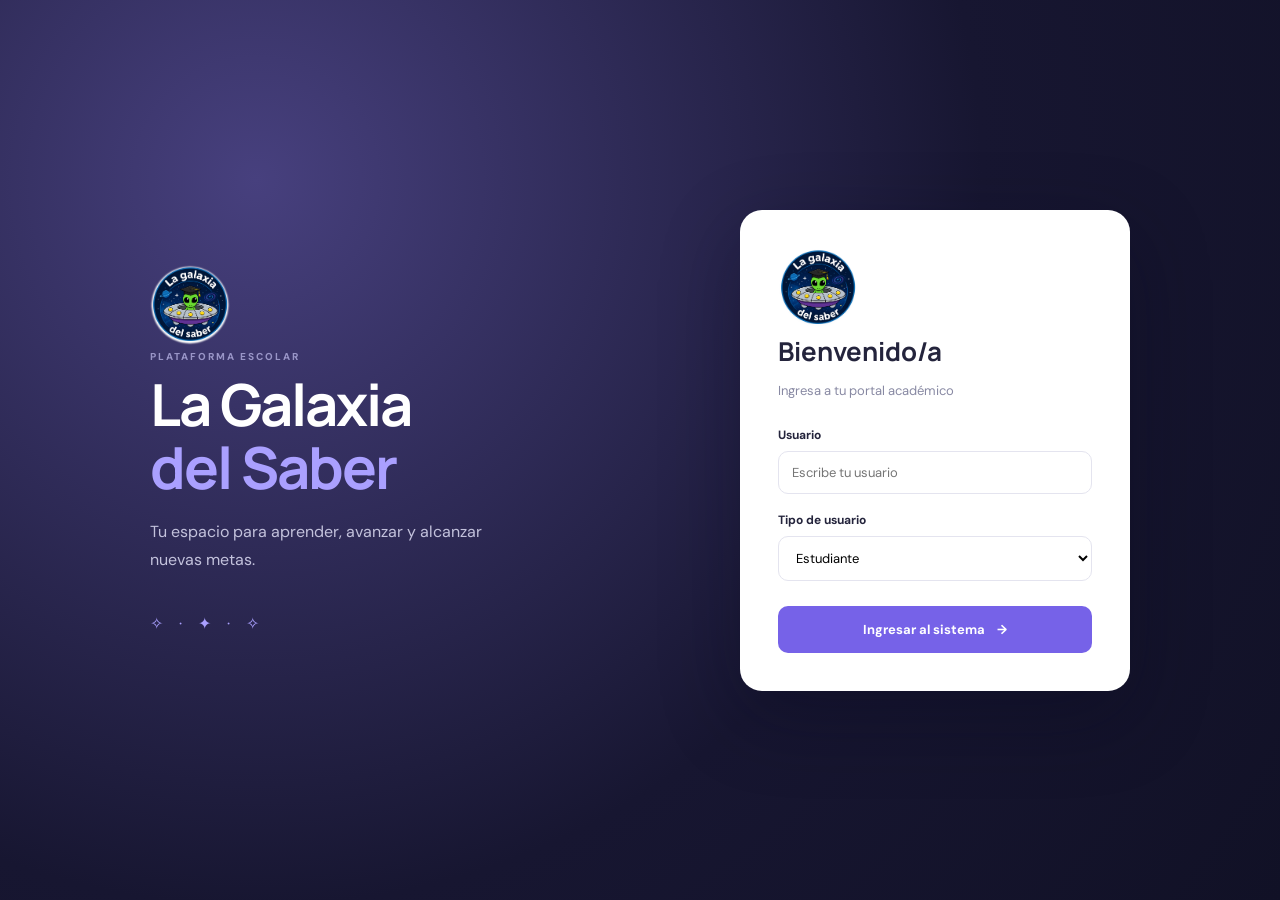
<file: SISTEMA.html>
<!doctype html>
<html lang="es">
<head>
<meta charset="utf-8"><meta name="viewport" content="width=device-width,initial-scale=1">
<title>La Galaxia del Saber | Portal académico</title>
<style>
@import url('https://fonts.googleapis.com/css2?family=DM+Sans:wght@400;500;600;700&family=Manrope:wght@400;500;600;700;800&display=swap');
:root{--navy:#171631;--purple:#7662e8;--ink:#24243c;--muted:#8889a3;--line:#ececf4;--bg:#f7f7fc}*{box-sizing:border-box}body{margin:0;font-family:'DM Sans',sans-serif;color:var(--ink);background:var(--bg)}h1,h2,h3{font-family:Manrope,sans-serif;margin-top:0}button,input,select{font:inherit}button,a{cursor:pointer}a{text-decoration:none;color:inherit}.hidden{display:none!important}
.login-body{min-height:100vh;background:radial-gradient(circle at 20% 20%,#47407e,#171631 58%,#111126);display:grid;place-items:center;padding:24px}.login-wrap{width:min(980px,100%);display:grid;grid-template-columns:1fr 390px;gap:55px;align-items:center}.login-brand{color:white;padding:30px 0}.orbit{width:65px;height:65px;border:1px solid #a49bf9;border-radius:50%;display:grid;place-items:center;font-size:34px;color:#c5bdff;box-shadow:0 0 50px #7662e866;margin-bottom:35px}.eyebrow{font-size:10px;letter-spacing:2px;font-weight:800;color:#9995c7;margin:0 0 10px}.login-brand h1{font-size:clamp(38px,5vw,58px);line-height:1.08;letter-spacing:-2px;margin:0 0 20px}.login-brand h1 span{color:#aaa0ff}.login-brand>p:not(.eyebrow){max-width:350px;line-height:1.7;color:#c3c2dc}.login-card{background:white;border-radius:22px;padding:38px;box-shadow:0 25px 80px #09091d55}.mini-logo{width:42px;height:42px;background:#eeeaff;color:var(--purple);display:grid;place-items:center;border-radius:13px;font-size:24px;margin-bottom:22px}.login-card h2{font-size:26px;margin-bottom:8px}.muted{color:var(--muted);font-size:13px;margin-bottom:28px}label{display:block;font-size:12px;font-weight:700;margin:18px 0 8px}input,select{width:100%;border:1px solid #e4e4ef;border-radius:10px;padding:12px 13px;font-size:13px;outline:none;background:white}input:focus,select:focus{border-color:var(--purple)}.btn{border:0;border-radius:10px;padding:12px 16px;background:#eeeaff;color:#6552d6;font-weight:700;font-size:13px;display:inline-flex;align-items:center;justify-content:center;gap:12px}.primary{background:var(--purple);color:white}.full{width:100%;margin-top:25px;padding:15px}.footnote{font-size:11px;color:#9999ad;text-align:center;line-height:1.6;margin:24px 0 0}.alert{background:#fff0f0;color:#a5384b;border-radius:9px;padding:12px;font-size:12px;margin:12px 0}.demo{font-size:11px;line-height:1.7;background:#f6f4ff;padding:12px;border-radius:10px;margin-top:15px;color:#6255a6}
.app-body{min-height:100vh}.sidebar{position:fixed;inset:0 auto 0 0;width:238px;background:var(--navy);padding:27px 17px;color:#aaa9c7;display:flex;flex-direction:column;z-index:2}.brand{display:flex;align-items:center;gap:11px;color:#fff;font:800 15px Manrope;margin:0 0 43px;padding:0 8px}.brand small{display:block;font-size:11px;color:#aaa0ff;margin-top:3px}.brand-icon{width:38px;height:38px;border-radius:12px;background:#7662e8;display:grid;place-items:center;font-size:22px}.nav-label{font-size:9px;letter-spacing:1.7px;font-weight:800;padding:0 12px;margin-bottom:12px;color:#777695}.nav-link{display:flex;gap:14px;align-items:center;padding:13px 14px;border-radius:10px;margin:3px 0;font-size:18px;color:#aaa9c7}.nav-link span{font-size:13px;font-weight:600}.nav-link.active,.nav-link:hover{background:#302c53;color:white}.sidebar-bottom{margin-top:auto;border-top:1px solid #37344f;padding:19px 5px 0;display:flex;align-items:center;gap:9px}.avatar{width:37px;height:37px;flex-shrink:0;border-radius:50%;background:#e4dfff;color:#6653d1;display:grid;place-items:center;font-weight:800}.user-mini{min-width:0;flex:1}.user-mini b{display:block;color:white;font-size:11px;white-space:nowrap;overflow:hidden;text-overflow:ellipsis}.user-mini small{display:block;font-size:10px;margin-top:5px}.logout{font-size:20px;color:#aaa9c7;background:none;border:0}.main{margin-left:238px;padding:30px 38px;max-width:1600px}.topbar{display:flex;justify-content:space-between;align-items:center;margin-bottom:27px}.topbar h1{font-size:26px;letter-spacing:-.8px;margin:0}.top-right{display:flex;align-items:center;gap:9px;color:#77778f;font-size:11px}.status-dot{width:7px;height:7px;border-radius:50%;background:#3fc79a}.welcome{background:linear-gradient(110deg,#6552d5,#8b79f2);border-radius:18px;padding:28px 34px;color:white;position:relative;overflow:hidden;display:flex;justify-content:space-between;align-items:center;min-height:180px}.light{color:#d5ceff}.welcome h2{font-size:27px;margin:0 0 10px}.welcome h2 span{color:#f8d978}.welcome p:not(.eyebrow){font-size:12px;color:#e4e0ff;max-width:480px;line-height:1.7;margin-bottom:0}.welcome-planet{font-size:125px;color:#ffffff28;line-height:1;transform:rotate(-18deg);margin-right:25px}.stats{display:grid;grid-template-columns:repeat(3,1fr);gap:17px;margin:22px 0 35px}.stat{background:white;border:1px solid var(--line);border-radius:14px;padding:20px;display:flex;align-items:center;gap:15px}.stat-icon,.quick-icon{width:44px;height:44px;border-radius:13px;display:grid;place-items:center;font-size:20px;flex-shrink:0}.purple{background:#f0edff;color:#7662e8}.blue{background:#e8f4ff;color:#4299e8}.orange{background:#fff0e6;color:#ef9954}.stat span,.stat small{display:block;color:#85859e;font-size:11px}.stat strong{display:block;font:800 25px Manrope;margin:5px 0}.stat small{font-size:10px}.section-head{display:flex;align-items:center;justify-content:space-between;margin:0 0 17px}.section-head h2{font-size:17px;margin:0 0 6px}.section-head p{font-size:11px;color:#9292a8;margin:0}.quick-grid{display:grid;grid-template-columns:repeat(3,1fr);gap:17px}.quick-card{background:white;border:1px solid var(--line);border-radius:14px;padding:21px;transition:.2s}.quick-card:hover{transform:translateY(-3px);box-shadow:0 12px 28px #25234a0b}.quick-card h3{font-size:14px;margin:16px 0 7px}.quick-card p{font-size:11px;color:#8b8ba2;line-height:1.7;min-height:38px}.arrow{font-size:11px;color:#7662e8;font-weight:800}.notice{display:flex;gap:14px;align-items:center;background:#f0edff;border:1px solid #e5e0ff;color:#5c4ac4;border-radius:13px;padding:17px 20px;margin-top:25px}.notice>span{font-size:25px}.notice b{font-size:12px}.notice p{font-size:11px;margin:5px 0 0;color:#7970b7}
.table-card{background:white;border:1px solid var(--line);border-radius:14px;overflow:hidden}.table-scroll{overflow:auto}table{border-collapse:collapse;width:100%;font-size:12px;min-width:650px}th{text-align:left;background:#fafaff;color:#8989a2;font-size:10px;text-transform:uppercase;letter-spacing:.6px;padding:15px 18px}td{padding:15px 18px;border-top:1px solid #f0f0f6}tr:hover td{background:#fdfdff}.grade{font-weight:800;padding:6px 10px;border-radius:7px}.passed{background:#e7f9f1;color:#1d9b6d}.failed{background:#fff0f0;color:#d34c60}.inline-form{display:flex;gap:7px;align-items:center}.inline-form input{width:75px;padding:8px}.tiny{padding:8px 10px;font-size:11px}.empty{text-align:center;color:#9090a8;padding:35px}.success{background:#e6f8ef;color:#167b56;padding:12px;border-radius:9px;font-size:12px;margin-bottom:15px}.subject-grid{display:grid;grid-template-columns:repeat(3,1fr);gap:16px}.subject-card{background:white;border:1px solid var(--line);padding:22px;border-radius:14px}.subject-symbol{width:40px;height:40px;display:grid;place-items:center;background:#f0edff;color:#7662e8;border-radius:12px;font-size:22px;margin-bottom:17px}.pill{display:inline-block;border-radius:20px;padding:5px 9px;background:#f1efff;color:#6c58d7;font-size:10px;font-weight:700}.pill.green{background:#e6f8ef;color:#18835e}.subject-card h3{font-size:14px;line-height:1.5;margin:12px 0 6px}.subject-card p{font-size:11px;color:#9292a8}.toolbar{display:flex;gap:10px;align-items:center;margin-bottom:15px;flex-wrap:wrap}.toolbar input,.toolbar select{max-width:260px}.toolbar .btn{white-space:nowrap}.small-note{font-size:11px;color:#9292a8}footer{text-align:center;color:#a0a0b4;font-size:10px;padding:38px 0 10px}
@media(max-width:950px){.sidebar{width:205px}.main{margin-left:205px;padding:25px 22px}.stats,.quick-grid,.subject-grid{grid-template-columns:repeat(2,1fr)}.login-wrap{gap:25px}}@media(max-width:650px){.login-wrap{grid-template-columns:1fr;gap:10px;max-width:400px}.login-brand{text-align:center;padding:10px 0}.login-brand .orbit{margin:0 auto 18px}.login-brand h1{font-size:38px}.login-brand>p:not(.eyebrow){margin:12px auto}.login-card{padding:27px}.sidebar{position:static;width:100%;height:auto;padding:13px;display:block}.brand{margin:0 0 10px}.nav-label,.sidebar-bottom{display:none}.nav-link{display:inline-flex;padding:10px;font-size:16px}.nav-link span{font-size:11px}.main{margin:0;padding:22px 15px}.topbar{align-items:flex-start}.topbar h1{font-size:22px}.top-right{font-size:0}.stats,.quick-grid,.subject-grid{grid-template-columns:1fr}.welcome{padding:23px}.welcome-planet{font-size:70px;margin:0}.stat{padding:16px}.section-head h2{font-size:16px}}
</style></head>
<body>
<section id="loginScreen" class="login-body"><div class="login-wrap"><div class="login-brand"><div><a href="index.html"><img src="logo.png" height="80px"></a></div><p class="eyebrow">PLATAFORMA ESCOLAR</p><h1>La Galaxia<br><span>del Saber</span></h1><p>Tu espacio para aprender, avanzar y alcanzar nuevas metas.</p><div style="margin-top:40px;color:#aaa0ff">✧　·　✦　·　✧</div></div><div class="login-card"><div><a href="index.html"><img src="logo.png" height="80px" ></a></div><h2>Bienvenido/a</h2><p class="muted">Ingresa a tu portal académico</p><div id="loginError" class="alert hidden">Revisa el usuario y el rol seleccionado.</div><form id="loginForm"><label for="username">Usuario</label><input id="username" required placeholder="Escribe tu usuario"><label for="role">Tipo de usuario</label><select id="role"><option value="estudiante">Estudiante</option><option value="docente">Docente</option><option value="admin">Administración</option></select><button class="btn primary full" type="submit">Ingresar al sistema <span>→</span></button></form></div></section>
<div id="app" class="app-body hidden"><aside class="sidebar"><a class="brand" href="#" data-page="inicio"><span class="brand-icon">✦</span><span>La Galaxia<small>del Saber</small></span></a><div class="nav-label">MENÚ PRINCIPAL</div><a class="nav-link active" href="#" data-page="inicio">⌂ <span>Inicio</span></a><a class="nav-link" href="#" data-page="calificaciones">▤ <span>Calificaciones</span></a><a class="nav-link" href="#" data-page="materias">◈ <span>Materias</span></a><a class="nav-link role-link hidden" id="studentsNav" href="#" data-page="estudiantes">♙ <span>Estudiantes</span></a><a class="nav-link role-link hidden" id="usersNav" href="#" data-page="usuarios">⚙ <span>Usuarios</span></a><div class="sidebar-bottom"><div class="avatar" id="avatarSide">A</div><div class="user-mini"><b id="sideName">Usuario</b><small id="sideRole">Estudiante</small></div><button class="logout" id="logoutBtn" title="Cerrar sesión">↪</button></div></aside><main class="main"><header class="topbar"><div><div class="eyebrow">PORTAL ACADÉMICO</div><h1 id="pageTitle">Panel general</h1></div><div class="top-right"><span class="status-dot"></span> Ciclo escolar 2026–2027 <div class="avatar" id="avatarTop" style="width:32px;height:32px">A</div></div></header><div id="pageContent"></div><footer>© 2026 La Galaxia del Saber · Sistema escolar académico</footer></main></div>
<script>
const users=[
 {nombre:'Administración Escolar',usuario:'admin',rol:'admin',grupo:'—'},
 {nombre:'María Fernanda López',usuario:'docente1',rol:'docente',grupo:'—'},
 {nombre:'Alex García Hernández',usuario:'alumno1',rol:'estudiante',grupo:'101'},
 {nombre:'Sofía Martínez Cruz',usuario:'alumno2',rol:'estudiante',grupo:'101'}
];
const materias=[
 {id:1,nombre:'Pensamiento matemático I',semestre:1,area:'Ciencias y matemáticas'},
 {id:2,nombre:'Lengua y comunicación I',semestre:1,area:'Comunicación'},
 {id:3,nombre:'Cultura digital I',semestre:1,area:'Tecnología'},
 {id:4,nombre:'Ciencias de la salud',semestre:2,area:'Ciencias de la salud'},
 {id:5,nombre:'Contabilidad básica',semestre:3,area:'Área tecnológica'},
 {id:6,nombre:'Microbiología general',semestre:4,area:'Ciencias experimentales'},
 {id:7,nombre:'Programación',semestre:5,area:'Área tecnológica'},
 {id:8,nombre:'Proyecto integrador',semestre:6,area:'Formación profesional'}
];
let grades=[
 {usuario:'alumno1',materia:1,parcial:'Parcial 1',valor:8.4},{usuario:'alumno1',materia:2,parcial:'Parcial 1',valor:9.1},{usuario:'alumno1',materia:3,parcial:'Parcial 1',valor:8.7},{usuario:'alumno1',materia:4,parcial:'Parcial 1',valor:7.9},
 {usuario:'alumno2',materia:1,parcial:'Parcial 1',valor:9.2},{usuario:'alumno2',materia:2,parcial:'Parcial 1',valor:8.8},{usuario:'alumno2',materia:3,parcial:'Parcial 1',valor:9.5},{usuario:'alumno2',materia:4,parcial:'Parcial 1',valor:8.6}
];
let currentUser=null,currentPage='inicio';
const $=s=>document.querySelector(s), esc=s=>String(s).replace(/[&<>"']/g,c=>({'&':'&amp;','<':'&lt;','>':'&gt;','"':'&quot;',"'":'&#39;'}[c]));
$('#loginForm').addEventListener('submit',e=>{e.preventDefault();const name=$('#username').value.trim(),role=$('#role').value;const found=users.find(u=>u.usuario.toLowerCase()===name.toLowerCase()&&u.rol===role);if(!found){$('#loginError').classList.remove('hidden');return}currentUser=found;$('#loginError').classList.add('hidden');$('#loginScreen').classList.add('hidden');$('#app').classList.remove('hidden');setupUser();showPage('inicio')});
function setupUser(){const u=currentUser;$('#sideName').textContent=u.nombre;$('#sideRole').textContent={admin:'Administración',docente:'Docente',estudiante:'Estudiante'}[u.rol];$('#avatarSide').textContent=u.nombre[0];$('#avatarTop').textContent=u.nombre[0];$('#studentsNav').classList.toggle('hidden',!['admin','docente'].includes(u.rol));$('#usersNav').classList.toggle('hidden',u.rol!=='admin')}
$('#logoutBtn').addEventListener('click',()=>{currentUser=null;$('#app').classList.add('hidden');$('#loginScreen').classList.remove('hidden');$('#username').value='';});
document.querySelectorAll('[data-page]').forEach(a=>a.addEventListener('click',e=>{e.preventDefault();if(!currentUser)return;showPage(a.dataset.page)}));
function showPage(page){currentPage=page;const titles={inicio:'Panel general',calificaciones:'Calificaciones',materias:'Materias',estudiantes:'Estudiantes',usuarios:'Administración de usuarios'};$('#pageTitle').textContent=titles[page]||titles.inicio;document.querySelectorAll('.nav-link').forEach(a=>a.classList.toggle('active',a.dataset.page===page));const root=$('#pageContent');if(page==='inicio')root.innerHTML=home();else if(page==='calificaciones')root.innerHTML=gradesPage();else if(page==='materias')root.innerHTML=subjectsPage();else if(page==='estudiantes'&&['admin','docente'].includes(currentUser.rol))root.innerHTML=studentsPage();else if(page==='usuarios'&&currentUser.rol==='admin')root.innerHTML=usersPage();else root.innerHTML='<div class="notice">No tienes permisos para consultar esta sección.</div>';bindPageActions()}
function home(){return `<section class="welcome"><div><p class="eyebrow light">¡QUÉ GUSTO VERTE!</p><h2>Hola, ${esc(currentUser.nombre.split(' ')[0])} <span>✦</span></h2><p>Este es tu espacio para consultar y dar seguimiento a tu trayectoria académica.</p></div><div class="welcome-planet">◉</div></section><div class="stats"><article class="stat"><div class="stat-icon purple">♙</div><div><span>Estudiantes activos</span><strong>${users.filter(u=>u.rol==='estudiante').length}</strong><small>Registrados en la plataforma</small></div></article><article class="stat"><div class="stat-icon blue">▣</div><div><span>Docentes</span><strong>${users.filter(u=>u.rol==='docente').length}</strong><small>Personal académico activo</small></div></article><article class="stat"><div class="stat-icon orange">◈</div><div><span>Materias</span><strong>${materias.length}</strong><small>En el catálogo escolar</small></div></article></div><div class="section-head"><div><h2>Accesos rápidos</h2><p>Encuentra lo que necesitas en un solo lugar.</p></div></div><div class="quick-grid"><a class="quick-card" href="#" data-page="calificaciones"><span class="quick-icon purple">▤</span><h3>Mis calificaciones</h3><p>Consulta resultados y promedios académicos.</p><span class="arrow">Explorar →</span></a><a class="quick-card" href="#" data-page="materias"><span class="quick-icon blue">◈</span><h3>Materias</h3><p>Revisa las asignaturas disponibles.</p><span class="arrow">Explorar →</span></a>${['admin','docente'].includes(currentUser.rol)?'<a class="quick-card" href="#" data-page="estudiantes"><span class="quick-icon orange">♙</span><h3>Estudiantes</h3><p>Consulta el padrón de estudiantes.</p><span class="arrow">Explorar →</span></a>':''}</div><div class="notice"><span>✧</span><div><b>Un nuevo ciclo, nuevas oportunidades</b><p>Organiza tus actividades y mantente al día con tu avance académico.</p></div></div>`}
function gradesPage(){let list=grades.filter(g=>currentUser.rol!=='estudiante'||g.usuario===currentUser.usuario);let editable=['admin','docente'].includes(currentUser.rol);return `<div class="section-head"><div><h2>${editable?'Registro de calificaciones':'Mi historial de evaluación'}</h2><p>Calificaciones de demostración en escala de 0 a 10.</p></div></div>${editable?'<p class="small-note">Puedes cambiar una calificación y pulsar Guardar. Los cambios solo se conservan durante esta sesión de demostración.</p>':''}<div class="table-card"><div class="table-scroll"><table><thead><tr>${editable?'<th>Estudiante</th>':''}<th>Materia</th><th>Semestre</th><th>Evaluación</th><th>Calificación</th>${editable?'<th>Actualizar</th>':''}</tr></thead><tbody>${list.map((g,i)=>{let m=materias.find(m=>m.id===g.materia),u=users.find(u=>u.usuario===g.usuario);return `<tr>${editable?`<td>${esc(u.nombre)}</td>`:''}<td>${esc(m.nombre)}</td><td>${m.semestre}°</td><td>${esc(g.parcial)}</td><td><span class="grade ${g.valor>=6?'passed':'failed'}">${Number(g.valor).toFixed(1)}</span></td>${editable?`<td><form class="inline-form grade-form" data-index="${grades.indexOf(g)}"><input type="number" name="valor" min="0" max="10" step=".1" required value="${g.valor}"><button class="btn tiny" type="submit">Guardar</button></form></td>`:''}</tr>`}).join('')||'<tr><td colspan="6" class="empty">Todavía no hay calificaciones registradas.</td></tr>'}</tbody></table></div></div>`}
function subjectsPage(){return `<div class="section-head"><div><h2>Catálogo de materias</h2><p>Asignaturas del bachillerato tecnológico.</p></div></div><div class="subject-grid">${materias.map(m=>`<article class="subject-card"><div class="subject-symbol">◈</div><span class="pill">${m.semestre}° semestre</span><h3>${esc(m.nombre)}</h3><p>${esc(m.area)}</p></article>`).join('')}</div>`}
function studentsPage(){let list=users.filter(u=>u.rol==='estudiante');return `<div class="section-head"><div><h2>Padrón de estudiantes</h2><p>Listado de cuentas estudiantiles de demostración.</p></div><button class="btn primary" id="addStudent">+ Agregar estudiante</button></div><div class="table-card"><div class="table-scroll"><table><thead><tr><th>Nombre completo</th><th>Usuario / matrícula</th><th>Grupo</th><th>Estado</th></tr></thead><tbody>${list.map(u=>`<tr><td>${esc(u.nombre)}</td><td>${esc(u.usuario)}</td><td>${esc(u.grupo)}</td><td><span class="pill green">Activo</span></td></tr>`).join('')}</tbody></table></div></div><p class="small-note">Los estudiantes agregados aquí son temporales y se perderán al recargar la página.</p>`}
function usersPage(){return `<div class="section-head"><div><h2>Usuarios del sistema</h2><p>Cuentas y roles asignados en esta demostración.</p></div></div><div class="table-card"><div class="table-scroll"><table><thead><tr><th>Nombre</th><th>Usuario</th><th>Rol</th><th>Grupo</th></tr></thead><tbody>${users.map(u=>`<tr><td>${esc(u.nombre)}</td><td>${esc(u.usuario)}</td><td>${esc({admin:'Administración',docente:'Docente',estudiante:'Estudiante'}[u.rol])}</td><td>${esc(u.grupo)}</td></tr>`).join('')}</tbody></table></div></div>`}
function bindPageActions(){document.querySelectorAll('[data-page]').forEach(a=>{if(a.dataset.bound)return;a.dataset.bound='1';a.addEventListener('click',e=>{e.preventDefault();if(currentUser)showPage(a.dataset.page)})});document.querySelectorAll('.grade-form').forEach(f=>f.addEventListener('submit',e=>{e.preventDefault();const val=Number(f.valor.value);if(val<0||val>10)return;grades[Number(f.dataset.index)].valor=val;showPage('calificaciones');const n=document.createElement('div');n.className='success';n.textContent='Calificación actualizada en esta demostración.';$('#pageContent').prepend(n)}));const add=$('#addStudent');if(add)add.addEventListener('click',()=>{const nombre=prompt('Nombre completo del estudiante:');if(!nombre||!nombre.trim())return;const usuario=prompt('Usuario para el estudiante (sin espacios):');if(!usuario||!usuario.trim()||users.some(u=>u.usuario===usuario.trim())){alert('Usuario vacío o ya existente.');return}const grupo=prompt('Grupo (ej. 101):','101')||'Sin asignar';users.push({nombre:nombre.trim(),usuario:usuario.trim(),rol:'estudiante',grupo});showPage('estudiantes')})}
</script></body></html>
</file>
